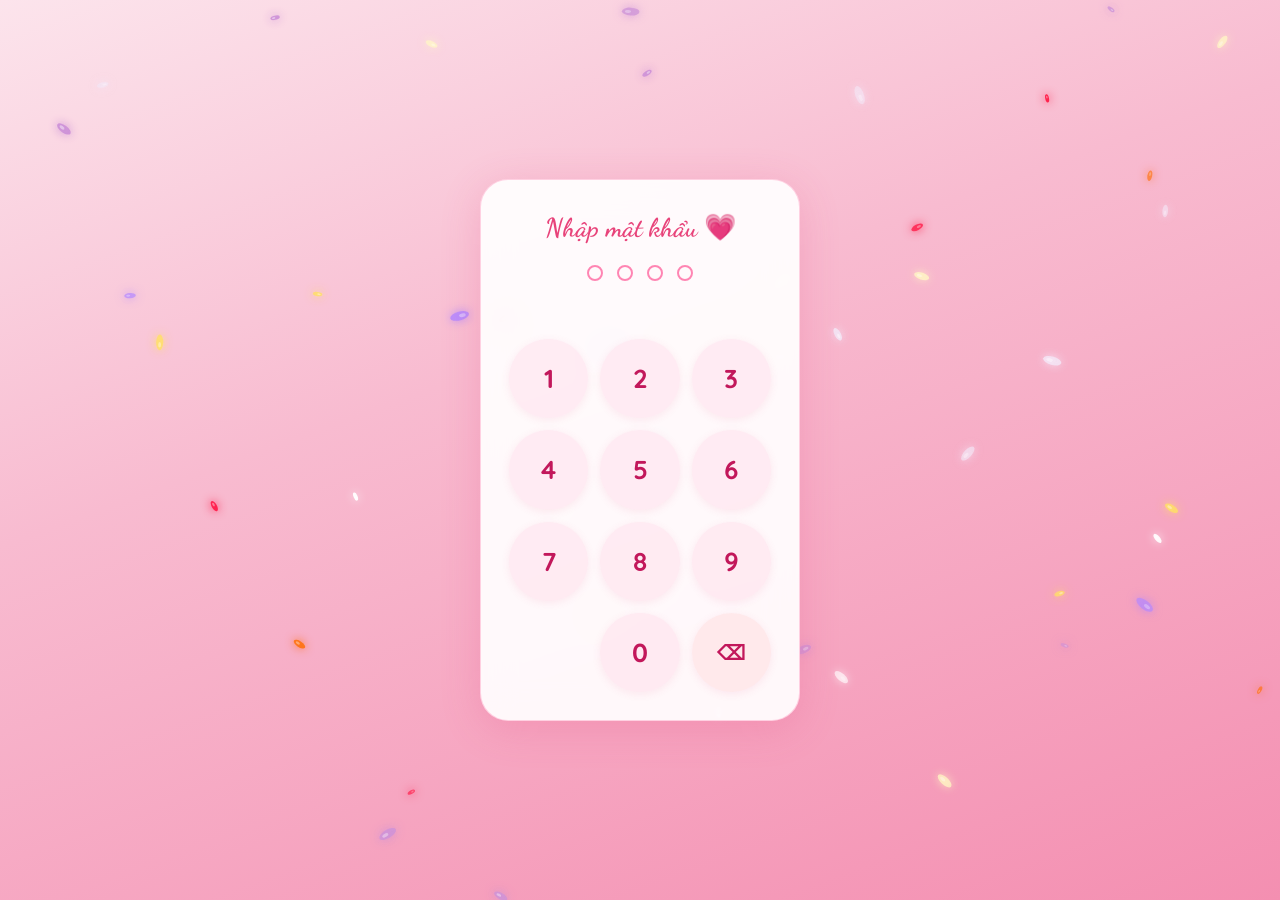
<file: index.html>
﻿<!DOCTYPE html>
<html lang="vi">
<head>
  <meta charset="UTF-8" />
  <meta name="viewport" content="width=device-width, initial-scale=1.0, maximum-scale=1.0, user-scalable=no" />
  <title>Thiep 20/10</title>
  <link rel="stylesheet" href="flower/flower.css">
  <style>
    @import url('https://fonts.googleapis.com/css2?family=Dancing+Script:wght@400;700&family=Quicksand:wght@400;600&display=swap');

    *, *::before, *::after { box-sizing: border-box; margin: 0; padding: 0; }

    :root {
      --pink-light: #ffe4f0;
      --pink-mid:   #ff85b3;
      --pink-dark:  #e8437a;
      --pink-deep:  #c2185b;
    }

    /* ══════════════════════════════
       PASSWORD SCREEN
    ══════════════════════════════ */
    #lockScreen {
      position: fixed; inset: 0; z-index: 2000;
      background: linear-gradient(160deg, #fce4ec 0%, #f8bbd0 40%, #f48fb1 100%);
      display: flex; flex-direction: column;
      align-items: center; justify-content: center;
      transition: opacity .7s ease, visibility .7s ease;
      overflow: hidden;
    }
    #lockScreen.hide { opacity: 0; visibility: hidden; pointer-events: none; }

    /* canvas hoa roi tren lock */
    #lock-canvas {
      position: absolute; inset: 0;
      pointer-events: none; z-index: 0;
    }

    .lock-box {
      position: relative; z-index: 2;
      background: rgba(255,255,255,.92);
      backdrop-filter: blur(16px);
      -webkit-backdrop-filter: blur(16px);
      border: 1.5px solid rgba(255,133,179,.35);
      border-radius: 28px;
      padding: 32px 28px 28px;
      width: min(320px, 88vw);
      text-align: center;
      box-shadow: 0 8px 40px rgba(228,67,122,.2);
      animation: popIn .7s cubic-bezier(.22,1,.36,1) both;
    }
    @keyframes popIn {
      from { opacity:0; transform: scale(.8) translateY(30px); }
      to   { opacity:1; transform: scale(1)  translateY(0);    }
    }

    .lock-title {
      font-family: 'Dancing Script', cursive;
      font-size: clamp(20px, 6vw, 26px);
      color: var(--pink-dark);
      margin-bottom: 22px;
      font-weight: 700;
    }

    /* Dots hiển thị ký tự đã nhập */
    .pin-dots {
      display: flex; justify-content: center; gap: 14px;
      margin-bottom: 26px;
    }
    .pin-dot {
      width: 16px; height: 16px;
      border-radius: 50%;
      border: 2px solid var(--pink-mid);
      background: transparent;
      transition: background .2s, transform .15s;
    }
    .pin-dot.filled {
      background: var(--pink-dark);
      border-color: var(--pink-dark);
      transform: scale(1.15);
    }
    .pin-dot.error {
      border-color: #e53935;
      background: #e53935;
      animation: shake .4s ease;
    }
    @keyframes shake {
      0%,100% { transform: translateX(0); }
      20%      { transform: translateX(-6px); }
      40%      { transform: translateX(6px); }
      60%      { transform: translateX(-4px); }
      80%      { transform: translateX(4px); }
    }

    /* Lỗi text */
    .pin-error {
      font-size: 13px; font-weight: 600;
      color: #e53935;
      min-height: 18px;
      margin-bottom: 14px;
      transition: opacity .3s;
    }

    /* Bàn phím số */
    .pin-grid {
      display: grid;
      grid-template-columns: repeat(3, 1fr);
      gap: 12px;
    }
    .pin-key {
      aspect-ratio: 1/1;
      border-radius: 50%;
      border: none;
      background: rgba(255,133,179,.12);
      color: var(--pink-deep);
      font-family: 'Quicksand', sans-serif;
      font-size: clamp(20px, 5.5vw, 26px);
      font-weight: 700;
      cursor: pointer;
      transition: background .15s, transform .12s, box-shadow .15s;
      display: flex; align-items: center; justify-content: center;
      box-shadow: 0 2px 8px rgba(228,67,122,.1);
      -webkit-tap-highlight-color: transparent;
    }
    .pin-key:hover  { background: rgba(255,133,179,.28); }
    .pin-key:active { transform: scale(.88); background: rgba(228,67,122,.25); }
    .pin-key.del    { font-size: clamp(16px,4.5vw,20px); background: rgba(255,100,100,.1); }
    .pin-key.del:hover { background: rgba(255,100,100,.22); }
    /* 0 nằm giữa hàng cuối */
    .pin-key.zero   { grid-column: 2; }
      --pink-deep:  #c2185b;
    }

    html, body {
      width: 100%; height: 100%;
      overflow: hidden;
      background: linear-gradient(160deg, #fce4ec 0%, #f8bbd0 45%, #f48fb1 100%);
      font-family: 'Quicksand', sans-serif;
      -webkit-tap-highlight-color: transparent;
      touch-action: manipulation;
    }

    /* ══════════════════════════════
       INTRO SCREEN
    ══════════════════════════════ */
    #intro {
      position: fixed; inset: 0; z-index: 3200;
      background: linear-gradient(160deg, #fce4ec 0%, #f8bbd0 35%, #f48fb1 70%, #f06292 100%);
      display: flex; flex-direction: column;
      align-items: center; justify-content: center;
      transition: opacity .9s ease, visibility .9s ease;
      overflow: hidden;
    }
    #intro.hide { opacity: 0; visibility: hidden; pointer-events: none; }

    /* canvas hoa roi tren intro – ẩn, chỉ giữ tym */
    #intro-canvas {
      display: none !important;
    }
      position: absolute; inset: 0;
      pointer-events: none; z-index: 0;
    }

    .intro-content {
      position: relative; z-index: 2;
      display: flex; flex-direction: column;
      align-items: center;
      width: 100%;
      padding-bottom: clamp(120px, 18vh, 180px);
    }

    .intro-label {
      font-family: 'Quicksand', sans-serif;
      font-size: clamp(11px, 2.8vw, 14px);
      letter-spacing: .28em; text-transform: uppercase;
      color: var(--pink-deep);
      margin-bottom: 30px;
      animation: fadeUp .9s .2s both;
      text-shadow: 0 1px 4px rgba(255,255,255,.5);
    }
    .intro-label::before { content: '\2022\0020'; }
    .intro-label::after  { content: '\0020\2022'; }

    /* Label slide xuong tu tren */
    .intro-label {
      animation: slideDown .8s cubic-bezier(.22,1,.36,1) .1s both !important;
    }
    @keyframes slideDown {
      from { opacity:0; transform: translateY(-36px); }
      to   { opacity:1; transform: translateY(0); }
    }

    /* Bo hoa – wrapper ngoai zoom in */
    .bouquet-wrap {
      position: relative;
      width: clamp(300px, 72vw, 460px);
      margin-bottom: 38px;
      animation: zoomIn 1s cubic-bezier(.22,1,.36,1) .3s both;
      filter: drop-shadow(0 14px 40px rgba(194,24,91,.45));
    }
    @keyframes zoomIn {
      from { opacity:0; transform: scale(.3) rotate(-10deg); }
      to   { opacity:1; transform: scale(1)  rotate(0deg);   }
    }

    /* Wrapper trong – chi lam nhiem vu lac */
    .bouquet-sway {
      width: 100%;
      transform-origin: center bottom;
      animation: swayBouquet 2.8s ease-in-out infinite;
    }
    @keyframes swayBouquet {
      0%   { transform: rotate(-6deg); }
      50%  { transform: rotate(6deg);  }
      100% { transform: rotate(-6deg); }
    }

    /* vong sang xung quanh bo hoa */
    .bouquet-glow {
      position: absolute;
      inset: -22%;
      border-radius: 50%;
      background: radial-gradient(circle, rgba(255,182,215,.55) 0%, transparent 65%);
      animation: glowPulse 2.4s ease-in-out infinite;
      pointer-events: none;
    }
    @keyframes glowPulse {
      0%,100% { transform: scale(1);    opacity:.65; }
      50%      { transform: scale(1.25); opacity:1;  }
    }

    /* sparkles nho */
    .spark {
      position: absolute;
      border-radius: 50%;
      opacity: 0;
      animation: sparkle var(--dur) var(--delay) ease-in-out infinite;
      pointer-events: none;
    }
    @keyframes sparkle {
      0%,100% { opacity:0; transform:scale(0); }
      50%      { opacity:1; transform:scale(1); }
    }

    /* Nut mo thiep – noi bat */
    .btn-open {
      position: relative;
      z-index: 3500;
      font-family: 'Quicksand', sans-serif;
      font-size: clamp(16px, 4.5vw, 20px);
      font-weight: 700;
      color: #fff;
      background: linear-gradient(135deg, #ff4d8d, #c2185b, #e8437a);
      background-size: 200% 200%;
      border: none; border-radius: 99px;
      padding: 17px 58px;
      cursor: pointer;
      letter-spacing: .07em;
      overflow: hidden;
      /* do bong noi bat + ring pulse */
      box-shadow:
        0 0 0 0 rgba(228,67,122,.55),
        0 8px 32px rgba(194,24,91,.5),
        inset 0 1px 0 rgba(255,255,255,.25);
      animation:
        slideUp   .8s cubic-bezier(.22,1,.36,1) .65s both,
        btnPulse  2.2s ease-in-out 1.5s infinite,
        bgShift   3s ease-in-out infinite;
      transition: transform .18s, box-shadow .18s;
    }
    /* shimmer chay qua nut */
    .btn-open::before {
      content: '';
      position: absolute;
      top: 0; left: -75%;
      width: 50%; height: 100%;
      background: linear-gradient(120deg, transparent 0%, rgba(255,255,255,.35) 50%, transparent 100%);
      animation: shimmer 2.8s ease-in-out 1.8s infinite;
      border-radius: 99px;
    }
    @keyframes shimmer {
      0%   { left: -75%; }
      60%  { left: 125%; }
      100% { left: 125%; }
    }
    @keyframes slideUp {
      from { opacity:0; transform: translateY(40px) scale(.85); }
      to   { opacity:1; transform: translateY(0)    scale(1);   }
    }
    @keyframes btnPulse {
      0%,100% { box-shadow: 0 0 0 0 rgba(228,67,122,.55), 0 8px 32px rgba(194,24,91,.5), inset 0 1px 0 rgba(255,255,255,.25); }
      50%      { box-shadow: 0 0 0 12px rgba(228,67,122,0), 0 12px 40px rgba(194,24,91,.65), inset 0 1px 0 rgba(255,255,255,.25); }
    }
    @keyframes bgShift {
      0%,100% { background-position: 0% 50%; }
      50%      { background-position: 100% 50%; }
    }
    .btn-open:hover  { transform: scale(1.09) translateY(-2px); box-shadow: 0 0 0 8px rgba(228,67,122,.15), 0 14px 44px rgba(194,24,91,.6), inset 0 1px 0 rgba(255,255,255,.3); }
    .btn-open:active { transform: scale(.95); }

    @keyframes slideUp {
      from { opacity:0; transform: translateY(40px) scale(.85); }
      to   { opacity:1; transform: translateY(0)    scale(1);   }
    }

    @keyframes fadeUp {
      from { opacity:0; transform:translateY(24px); }
      to   { opacity:1; transform:translateY(0);    }
    }

    /* ══════════════════════════════
       NUT TRAI TIM QUAY LAI
    ══════════════════════════════ */
    #btnBack {
      position: fixed;
      top: 16px; left: 16px;
      z-index: 500;
      width: 46px; height: 46px;
      border-radius: 50%;
      background: rgba(255,255,255,.75);
      backdrop-filter: blur(8px);
      -webkit-backdrop-filter: blur(8px);
      border: 1.5px solid rgba(255,133,179,.5);
      box-shadow: 0 3px 16px rgba(228,67,122,.25);
      cursor: pointer;
      display: none;           /* an khi dang o intro */
      align-items: center;
      justify-content: center;
      transition: transform .18s, box-shadow .18s, background .18s;
    }
    #btnBack.visible { display: flex; animation: fadeUp .5s both; }
    #btnBack:hover  { transform: scale(1.12); background: rgba(255,255,255,.95); box-shadow: 0 5px 20px rgba(228,67,122,.4); }
    #btnBack:active { transform: scale(.92); }

    /* canvas hoa roi chinh (nam duoi intro) */
    #petals-canvas {
      position: fixed; inset: 0;
      pointer-events: none; z-index: 0;
    }

    /* ══════════════════════════════
       CARD
    ══════════════════════════════ */
    .card-wrapper {
      position: relative; z-index: 10;
      display: flex; align-items: center; justify-content: center;
      width: 100%; height: 100vh;
      padding: 16px; overflow-y: auto;
    }

    .card {
      background: rgba(255,255,255,.72);
      backdrop-filter: blur(14px);
      -webkit-backdrop-filter: blur(14px);
      border: 1.5px solid rgba(255,133,179,.4);
      border-radius: 28px;
      box-shadow: 0 8px 40px rgba(228,67,122,.25);
      padding: clamp(20px,5vw,44px) clamp(18px,5vw,48px);
      max-width: 520px; width: 100%;
      text-align: center;
      animation: floatIn 1.2s cubic-bezier(.22,1,.36,1) both;
    }
    @keyframes floatIn {
      from { opacity:0; transform:translateY(40px) scale(.95); }
      to   { opacity:1; transform:translateY(0)    scale(1);   }
    }

    .date-badge {
      display: inline-block;
      background: linear-gradient(135deg, var(--pink-mid), var(--pink-dark));
      color:#fff;
      font-size: clamp(11px,3vw,14px);
      font-weight:600; letter-spacing:.12em; text-transform:uppercase;
      padding:5px 18px; border-radius:99px; margin-bottom:16px;
      box-shadow:0 4px 16px rgba(228,67,122,.35);
    }

    .photo-frame {
      margin:0 auto 18px;
      width:clamp(100px,35%,160px); aspect-ratio:1/1;
      border-radius:50%; overflow:hidden;
      border:4px solid var(--pink-mid);
      box-shadow:0 4px 24px rgba(228,67,122,.3);
      background:rgba(255,133,179,.12);
      display:flex; align-items:center; justify-content:center;
    }
    .photo-frame img { width:100%;height:100%;object-fit:cover;display:block; }
    .photo-placeholder { font-size:40px;line-height:1; }

    .main-title {
      font-family:'Dancing Script',cursive;
      font-size:clamp(28px,8vw,52px); line-height:1.15;
      background:linear-gradient(135deg,var(--pink-dark),var(--pink-deep));
      -webkit-background-clip:text;-webkit-text-fill-color:transparent;
      background-clip:text; margin-bottom:8px;
      filter:drop-shadow(0 2px 8px rgba(228,67,122,.2));
    }
    .subtitle {
      font-family:'Dancing Script',cursive;
      font-size:clamp(16px,4.5vw,24px);
      color:var(--pink-dark); margin-bottom:18px;
    }
    .divider {
      display:flex;align-items:center;gap:10px;
      margin:0 auto 16px;max-width:240px;
    }
    .divider hr{flex:1;border:none;border-top:1.5px solid rgba(228,67,122,.3);}
    .divider span{font-size:18px;}

    .message {
      font-size:clamp(12px,3.5vw,15px);
      color:#7a3a55;line-height:1.8;margin-bottom:20px;
    }
    .hearts-row {
      font-size:clamp(20px,5.5vw,28px);
      margin-bottom:20px;
      animation:pulse 1.8s ease-in-out infinite;
    }
    @keyframes pulse {
      0%,100%{transform:scale(1);}
      50%{transform:scale(1.1);}
    }

    /* ══════════════════════════════
       FLOATING MUSIC PLAYER
       Hien thi o moi trang, goc duoi
    ══════════════════════════════ */
    #floatPlayer {
      position: fixed;
      bottom: 18px;
      left: 50%;
      transform: translateX(-50%);
      z-index: 3300;
      width: min(360px, 92vw);
      background: linear-gradient(135deg, rgba(255,182,215,.85) 0%, rgba(255,220,235,.9) 100%);
      backdrop-filter: blur(20px);
      -webkit-backdrop-filter: blur(20px);
      border: 1.5px solid rgba(228,67,122,.3);
      border-radius: 20px;
      padding: 10px 16px 12px;
      box-shadow: 0 8px 32px rgba(228,67,122,.25), 0 0 0 1px rgba(255,255,255,.4);
      transition: opacity .4s, transform .4s;
    }
    #floatPlayer.hidden {
      opacity: 0; pointer-events: none;
      transform: translateX(-50%) translateY(80px);
    }
    /* Toggle show/hide player */
    #btnTogglePlayer {
      position: fixed;
      bottom: 18px; right: 16px;
      z-index: 3301;
      width: 46px; height: 46px;
      border-radius: 50%;
      background: linear-gradient(135deg, #f48fb1, #e8437a);
      border: none; cursor: pointer;
      display: flex; align-items: center; justify-content: center;
      box-shadow: 0 4px 18px rgba(228,67,122,.4);
      transition: transform .18s;
    }
    #btnTogglePlayer:hover  { transform: scale(1.1); }
    #btnTogglePlayer:active { transform: scale(.9); }

    .fp-title {
      font-family: 'Dancing Script', cursive;
      font-size: clamp(14px,4vw,18px); font-weight: 700;
      color: #c2185b;
      text-shadow: 0 1px 4px rgba(194,24,91,.2);
      margin-bottom: 8px;
      white-space: nowrap; overflow: hidden; text-overflow: ellipsis;
      text-align: center;
    }
    .fp-progress {
      display: flex; align-items: center; gap: 8px; margin-bottom: 10px;
    }
    .fp-time { font-size: 11px; font-weight: 600; color: #c2185b; min-width: 28px; }
    .fp-time.right { text-align: right; }
    .fp-bar {
      flex: 1; height: 4px;
      background: rgba(194,24,91,.15);
      border-radius: 99px; position: relative; overflow: hidden; cursor: pointer;
    }
    .fp-fill {
      height: 100%; width: 0%;
      background: linear-gradient(90deg, #e8437a, #ff85b3);
      border-radius: 99px; transition: width .2s linear; pointer-events: none;
    }
    .fp-bar input[type=range] {
      position: absolute; inset: 0; width: 100%; height: 100%;
      opacity: 0; cursor: pointer; margin: 0;
    }
    .fp-controls { display: flex; align-items: center; justify-content: center; gap: 20px; }
    .fp-btn-prev, .fp-btn-next {
      background: none; border: none; cursor: pointer;
      color: #c2185b; padding: 5px;
      display: flex; align-items: center;
      transition: color .18s, transform .15s;
    }
    .fp-btn-prev:hover,.fp-btn-next:hover { color:#e8437a; transform:scale(1.15); }
    .fp-btn-prev:active,.fp-btn-next:active { transform:scale(.9); }
    .fp-btn-play {
      width: 48px; height: 48px; border-radius: 50%;
      background: linear-gradient(135deg, #e8437a, #c2185b);
      border: none; cursor: pointer;
      display: flex; align-items: center; justify-content: center;
      box-shadow: 0 4px 14px rgba(228,67,122,.45);
      transition: transform .15s;
    }
    .fp-btn-play:hover  { transform: scale(1.1); }
    .fp-btn-play:active { transform: scale(.92); }

    /* ══════════════════════════════
       NUT QUAY LAI INTRO -> LOCK
    ══════════════════════════════ */
    #btnBackToLock {
      position: absolute;
      top: 16px; left: 16px; z-index: 1010;
      width: 40px; height: 40px; border-radius: 50%;
      background: rgba(255,255,255,.22);
      backdrop-filter: blur(8px); -webkit-backdrop-filter: blur(8px);
      border: 1.5px solid rgba(194,24,91,.35);
      cursor: pointer; display: flex; align-items: center; justify-content: center;
      transition: background .18s, transform .18s;
      box-shadow: 0 2px 10px rgba(0,0,0,.15);
    }
    #btnBackToLock:hover  { background: rgba(255,255,255,.38); transform: scale(1.1); }
    #btnBackToLock:active { transform: scale(.9); }

    /* ── Trai tim cham ── */
    .touch-heart {
      position:fixed;pointer-events:none;z-index:9999;font-size:28px;
      animation:heartAnim .9s ease-out forwards;
    }
    @keyframes heartAnim {
      0%  {opacity:1;transform:scale(.6) translateY(0);}
      60% {opacity:1;transform:scale(1.3) translateY(-40px);}
      100%{opacity:0;transform:scale(1) translateY(-80px);}
    }

    /* ══════════════════════════════
   MAIN CARD – FLOWER CSS ANIMATION
══════════════════════════════ */
.card-wrapper {
  position:relative; z-index:10;
  display:flex; flex-direction:column;
  align-items:center; justify-content:flex-end;
  width:100%; height:100vh; overflow:hidden;
  perspective:1000px;
}
.card-heading {
  position:absolute; top:clamp(14px,5vw,28px); left:50%; transform:translateX(-50%);
  width:90%; font-family:'Dancing Script',cursive;
  font-size:clamp(19px,5.2vw,32px); color:#fff; text-align:center;
  text-shadow:0 2px 16px rgba(194,24,91,.7),0 0 40px rgba(255,100,180,.4);
  line-height:1.3; z-index:50; pointer-events:none;
}
.card-subheading { display:none; }

/* ── FLOWERS ── */
.flowers { position:relative; transform:scale(0.9); }
@media(max-width:600px){
  .flowers{transform:scale(0.48);transform-origin:bottom center;}
  /* Chỉ tắt blur ít quan trọng, giữ lại glow cánh hoa */
  .flower__grass__overlay{filter:none!important;}
  .flower__g-right--2 .leaf{filter:none!important;}
  .flower__g-right--4 .leaf{filter:none!important;}
  .long-g--6{filter:none!important;}
  .long-g--7{filter:none!important;}
  /* Tắt animation cỏ phụ trên mobile */
  .flower__g-long{animation:none!important;}
  .flower__g-fr{animation:none!important;}
  .flower__g-front{animation:none!important;}
  /* will-change cho các element đang animate chính */
  .flower--1,.flower--2,.flower--3{will-change:transform;}
}
@media(max-height:500px){ .flowers{transform:scale(0.5);} }

/* ── Tắt backdrop-filter trên mobile để giảm tải GPU ── */
@media(max-width:768px){
  .lock-box{ backdrop-filter:none!important; -webkit-backdrop-filter:none!important; background:rgba(255,255,255,.95)!important; }
  .card    { backdrop-filter:none!important; -webkit-backdrop-filter:none!important; background:rgba(255,255,255,.92)!important; }
  #floatPlayer{ backdrop-filter:none!important; -webkit-backdrop-filter:none!important; }
  #btnBackToLock{ backdrop-filter:none!important; -webkit-backdrop-filter:none!important; }
}

.flower { position:absolute; bottom:10vmin; transform-origin:bottom center; z-index:10; --fl-speed:0.3s; }
.flower--1 { animation:moving-flower-1 4s linear infinite; }
.flower--1 .flower__line { height:70vmin; animation-delay:.3s; }
.flower--1 .flower__line__leaf--1{animation:blooming-leaf-right var(--fl-speed) 1.6s backwards}
.flower--1 .flower__line__leaf--2{animation:blooming-leaf-right var(--fl-speed) 1.4s backwards}
.flower--1 .flower__line__leaf--3{animation:blooming-leaf-left  var(--fl-speed) 1.2s backwards}
.flower--1 .flower__line__leaf--4{animation:blooming-leaf-left  var(--fl-speed) 1s   backwards}
.flower--1 .flower__line__leaf--5{animation:blooming-leaf-right var(--fl-speed) 1.8s backwards}
.flower--1 .flower__line__leaf--6{animation:blooming-leaf-left  var(--fl-speed) 2s   backwards}
.flower--2{left:50%;transform:rotate(20deg);animation:moving-flower-2 4s linear infinite}
.flower--2 .flower__line{height:60vmin;animation-delay:.6s}
.flower--2 .flower__line__leaf--1{animation:blooming-leaf-right var(--fl-speed) 1.9s backwards}
.flower--2 .flower__line__leaf--2{animation:blooming-leaf-right var(--fl-speed) 1.7s backwards}
.flower--2 .flower__line__leaf--3{animation:blooming-leaf-left  var(--fl-speed) 1.5s backwards}
.flower--2 .flower__line__leaf--4{animation:blooming-leaf-left  var(--fl-speed) 1.3s backwards}
.flower--3{left:50%;transform:rotate(-15deg);animation:moving-flower-3 4s linear infinite}
.flower--3 .flower__line{animation-delay:.9s}
.flower--3 .flower__line__leaf--1{animation:blooming-leaf-right var(--fl-speed) 2.5s backwards}
.flower--3 .flower__line__leaf--2{animation:blooming-leaf-right var(--fl-speed) 2.3s backwards}
.flower--3 .flower__line__leaf--3{animation:blooming-leaf-left  var(--fl-speed) 2.1s backwards}
.flower--3 .flower__line__leaf--4{animation:blooming-leaf-left  var(--fl-speed) 1.9s backwards}

.flower--4{left:50%;transform:rotate(35deg);animation:moving-flower-4 4s linear infinite}
.flower--4 .flower__line{height:50vmin;animation-delay:1.2s}
.flower--4 .flower__line__leaf--1{animation:blooming-leaf-right var(--fl-speed) 2.2s backwards}
.flower--4 .flower__line__leaf--2{animation:blooming-leaf-right var(--fl-speed) 2.0s backwards}
.flower--4 .flower__line__leaf--3{animation:blooming-leaf-left  var(--fl-speed) 1.8s backwards}
.flower--4 .flower__line__leaf--4{animation:blooming-leaf-left  var(--fl-speed) 1.6s backwards}
.flower--5{left:50%;transform:rotate(-30deg);animation:moving-flower-5 4s linear infinite}
.flower--5 .flower__line{height:48vmin;animation-delay:1.5s}
.flower--5 .flower__line__leaf--1{animation:blooming-leaf-right var(--fl-speed) 2.8s backwards}
.flower--5 .flower__line__leaf--2{animation:blooming-leaf-right var(--fl-speed) 2.6s backwards}
.flower--5 .flower__line__leaf--3{animation:blooming-leaf-left  var(--fl-speed) 2.4s backwards}
.flower--5 .flower__line__leaf--4{animation:blooming-leaf-left  var(--fl-speed) 2.2s backwards}

.flower__leafs{position:relative;animation:blooming-flower 2s backwards}
.flower__leafs--1{animation-delay:1.1s}.flower__leafs--2{animation-delay:1.4s}.flower__leafs--3{animation-delay:1.7s}.flower__leafs--4{animation-delay:2.0s}.flower__leafs--5{animation-delay:2.3s}
.flower__leafs::after{content:"";position:absolute;left:0;top:0;transform:translate(-50%,-100%);width:8vmin;height:8vmin;background-color:#ffb3d9;filter:blur(10vmin)}

.flower__leaf{position:absolute;bottom:0;left:50%;width:8vmin;height:11vmin;border-radius:51% 49% 47% 53%/44% 45% 55% 69%;background-color:#f672b0;background-image:linear-gradient(to top,#ee5286,#ff85c2);transform-origin:bottom center;opacity:.9;box-shadow:inset 0 0 2vmin rgba(255,255,255,.5)}
.flower__leaf--1{transform:translate(-10%,1%) rotateY(40deg) rotateX(-50deg)}
.flower__leaf--2{transform:translate(-50%,-4%) rotateX(40deg)}
.flower__leaf--3{transform:translate(-90%,0%) rotateY(45deg) rotateX(50deg)}
.flower__leaf--4{width:8vmin;height:8vmin;transform-origin:bottom left;border-radius:4vmin 10vmin 4vmin 4vmin;transform:translate(0%,18%) rotateX(70deg) rotate(-43deg);background-image:linear-gradient(to top,#ee5286,#ff85c2);z-index:1;opacity:.8}

.flower__white-circle{position:absolute;left:-3.5vmin;top:-3vmin;width:9vmin;height:4vmin;border-radius:50%;background-color:#fff9f0}
.flower__white-circle::after{content:"";position:absolute;left:50%;top:45%;transform:translate(-50%,-50%);width:60%;height:60%;border-radius:inherit;background-image:linear-gradient(90deg,#f9a825,#ff6d00)}

.flower__line{height:55vmin;width:1.5vmin;background-image:linear-gradient(to left,rgba(0,0,0,.2),transparent,rgba(255,255,255,.2)),linear-gradient(to top,transparent 10%,#583e08,#944415);box-shadow:inset 0 0 2px rgba(0,0,0,.5);animation:grow-flower-tree 4s backwards}
.flower__line__leaf{--w:7vmin;--h:calc(var(--w) + 2vmin);position:absolute;top:20%;left:90%;width:var(--w);height:var(--h);border-top-right-radius:var(--h);border-bottom-left-radius:var(--h);background-image:linear-gradient(to top,rgba(20,117,122,.4),#095721)}
.flower__line__leaf--1{transform:rotate(70deg) rotateY(30deg)}
.flower__line__leaf--2{top:45%;transform:rotate(70deg) rotateY(30deg)}
.flower__line__leaf--3,.flower__line__leaf--4,.flower__line__leaf--6{border-top-right-radius:0;border-bottom-left-radius:0;border-top-left-radius:var(--h);border-bottom-right-radius:var(--h);left:-460%;top:12%;transform:rotate(-70deg) rotateY(30deg)}
.flower__line__leaf--4{top:40%}
.flower__line__leaf--5{top:0;transform-origin:left;transform:rotate(70deg) rotateY(30deg) scale(.6)}
.flower__line__leaf--6{top:-2%;left:-450%;transform-origin:right;transform:rotate(-70deg) rotateY(30deg) scale(.6)}

.flower__light{position:absolute;bottom:0;width:1vmin;height:1vmin;background-color:rgb(255,200,230);border-radius:50%;filter:blur(.2vmin);animation:light-ans 4s linear infinite backwards}
.flower__light:nth-child(odd){background-color:#f76baf}
.flower__light--1{left:-2vmin;animation-delay:1s}.flower__light--2{left:3vmin;animation-delay:.5s}.flower__light--3{left:-6vmin;animation-delay:.3s}.flower__light--4{left:6vmin;animation-delay:.9s}.flower__light--5{left:-1vmin;animation-delay:1.5s}.flower__light--6{left:-4vmin;animation-delay:3s}.flower__light--7{left:3vmin;animation-delay:2s}.flower__light--8{left:-6vmin;animation-delay:3.5s}

.flower__grass{--c:#04661f;--line-w:1.5vmin;position:absolute;bottom:12vmin;left:-7vmin;display:flex;flex-direction:column;align-items:flex-end;z-index:20;transform-origin:bottom center;transform:rotate(-48deg) rotateY(40deg)}
.flower__grass--1{animation:moving-grass 2s linear infinite}
.flower__grass--2{left:2vmin;bottom:10vmin;transform:scale(.5) rotate(75deg) rotateX(10deg) rotateY(-200deg);opacity:.8;z-index:0;animation:moving-grass--2 1.5s linear infinite}
.flower__grass--top{width:7vmin;height:10vmin;border-top-right-radius:100%;border-right:var(--line-w) solid var(--c);transform-origin:bottom center;transform:rotate(-2deg)}
.flower__grass--bottom{margin-top:-2px;width:var(--line-w);height:25vmin;background-image:linear-gradient(to top,transparent,var(--c))}
.flower__grass__leaf{--size:10vmin;position:absolute;width:calc(var(--size)*2.1);height:var(--size);border-top-left-radius:var(--size);border-top-right-radius:var(--size);background-image:linear-gradient(to top,transparent,transparent 30%,var(--c));z-index:100}
.flower__grass__leaf--1{top:-6%;left:30%;--size:6vmin;transform:rotate(-20deg);animation:growing-grass-ans--1 2s 2.6s backwards}
.flower__grass__leaf--2{top:-5%;left:-110%;--size:6vmin;transform:rotate(10deg);animation:growing-grass-ans--2 2s 2.4s linear backwards}
.flower__grass__leaf--3{top:5%;left:60%;--size:8vmin;transform:rotate(-18deg) rotateX(-20deg);animation:growing-grass-ans--3 2s 2.2s linear backwards}
.flower__grass__leaf--4{top:6%;left:-135%;--size:8vmin;transform:rotate(2deg);animation:growing-grass-ans--4 2s 2s linear backwards}
.flower__grass__leaf--5{top:20%;left:60%;--size:10vmin;transform:rotate(-24deg) rotateX(-20deg);animation:growing-grass-ans--5 2s 1.8s linear backwards}
.flower__grass__leaf--6{top:22%;left:-180%;--size:10vmin;transform:rotate(10deg);animation:growing-grass-ans--6 2s 1.6s linear backwards}
.flower__grass__leaf--7{top:39%;left:70%;--size:10vmin;transform:rotate(-10deg);animation:growing-grass-ans--7 2s 1.4s linear backwards}
.flower__grass__leaf--8{top:40%;left:-215%;--size:11vmin;transform:rotate(10deg);animation:growing-grass-ans--8 2s 1.2s linear backwards}
.flower__grass__overlay{position:absolute;top:-10%;right:0;width:100%;height:100%;background:rgba(252,228,236,.25);filter:blur(1.5vmin);z-index:100}

@keyframes growing-grass-ans--1{0%{transform-origin:bottom left;transform:rotate(-20deg) scale(0)}}
@keyframes growing-grass-ans--2{0%{transform-origin:bottom right;transform:rotate(10deg) scale(0)}}
@keyframes growing-grass-ans--3{0%{transform-origin:bottom left;transform:rotate(-18deg) rotateX(-20deg) scale(0)}}
@keyframes growing-grass-ans--4{0%{transform-origin:bottom right;transform:rotate(2deg) scale(0)}}
@keyframes growing-grass-ans--5{0%{transform-origin:bottom left;transform:rotate(-24deg) rotateX(-20deg) scale(0)}}
@keyframes growing-grass-ans--6{0%{transform-origin:bottom right;transform:rotate(10deg) scale(0)}}
@keyframes growing-grass-ans--7{0%{transform-origin:bottom left;transform:rotate(-10deg) scale(0)}}
@keyframes growing-grass-ans--8{0%{transform-origin:bottom right;transform:rotate(10deg) scale(0)}}

.flower__g-long{--w:2vmin;--h:6vmin;--c:#0e5b3c;position:absolute;bottom:10vmin;left:-3vmin;transform-origin:bottom center;transform:rotate(-30deg) rotateY(-20deg);display:flex;flex-direction:column;align-items:flex-end;animation:flower-g-long-ans 3s linear infinite}
.flower__g-long__top{top:calc(var(--h)*-1);width:calc(var(--w)+1vmin);height:var(--h);border-top-right-radius:100%;border-right:.7vmin solid var(--c);transform:translate(-.7vmin,1vmin)}
.flower__g-long__bottom{width:var(--w);height:50vmin;transform-origin:bottom center;background-image:linear-gradient(to top,transparent 30%,var(--c));box-shadow:inset 0 0 2px rgba(0,0,0,.5);clip-path:polygon(35% 0,65% 1%,100% 100%,0% 100%)}

.flower__g-right{position:absolute;bottom:6vmin;left:-2vmin;transform-origin:bottom left;transform:rotate(20deg)}
.flower__g-right .leaf{width:36vmin;height:60vmin;border-top-left-radius:100%;border-left:3vmin solid #1a6e0a;background-image:linear-gradient(to bottom,transparent,rgba(252,228,236,.6) 60%);mask-image:linear-gradient(to top,transparent 30%,#1a6e0a 60%);-webkit-mask-image:linear-gradient(to top,transparent 30%,#1a6e0a 60%)}
.flower__g-right--1{animation:flower-g-right-ans 2.5s linear infinite}
.flower__g-right--2{left:5vmin;transform:rotateY(-180deg);animation:flower-g-right-ans--2 3s linear infinite}
.flower__g-right--2 .leaf{height:75vmin;filter:blur(.3vmin);opacity:.8}
/* Cành lá to thêm bên trái */
.flower__g-right--3{left:-18vmin;bottom:4vmin;transform:rotate(10deg);animation:flower-g-right-ans 3.5s linear infinite}
.flower__g-right--3 .leaf{width:42vmin;height:70vmin;border-left-width:3.5vmin;opacity:.85}
.flower__g-right--4{left:-10vmin;bottom:2vmin;transform:rotate(30deg) rotateY(-180deg);animation:flower-g-right-ans--2 4s linear infinite}
.flower__g-right--4 .leaf{width:38vmin;height:65vmin;border-left-width:3vmin;filter:blur(.2vmin);opacity:.75}

.flower__g-front{position:absolute;bottom:6vmin;left:2.5vmin;z-index:100;transform-origin:bottom center;transform:rotate(-28deg) rotateY(30deg) scale(1.04);animation:flower__g-front-ans 2s linear infinite}
.flower__g-front__line{width:.3vmin;height:20vmin;background-image:linear-gradient(to top,transparent,#042e0b,transparent 100%);position:relative}
.flower__g-front__leaf-wrapper{position:absolute;top:0;left:0;transform-origin:bottom left;transform:rotate(10deg)}
.flower__g-front__leaf-wrapper:nth-child(even){left:0;transform:rotateY(-180deg) rotate(5deg);animation:flower__g-front__leaf-left-ans 1s ease-in backwards}
.flower__g-front__leaf-wrapper:nth-child(odd){animation:flower__g-front__leaf-ans 1s ease-in backwards}
.flower__g-front__leaf-wrapper--1{top:-8vmin;transform:scale(.7);animation:flower__g-front__leaf-ans 1s 5.5s ease-in backwards!important}
.flower__g-front__leaf-wrapper--2{top:-8vmin;transform:rotateY(-180deg) scale(.7)!important;animation:flower__g-front__leaf-left-ans-2 1s 4.6s ease-in backwards!important}
.flower__g-front__leaf-wrapper--3{top:-3vmin;animation:flower__g-front__leaf-ans 1s 4.6s ease-in backwards}
.flower__g-front__leaf-wrapper--4{top:-3vmin;transform:rotateY(-180deg) scale(.9)!important;animation:flower__g-front__leaf-left-ans-2 1s 4.6s ease-in backwards!important}
.flower__g-front__leaf-wrapper--5,.flower__g-front__leaf-wrapper--6{top:2vmin}
.flower__g-front__leaf-wrapper--7,.flower__g-front__leaf-wrapper--8{top:6.5vmin}
.flower__g-front__leaf-wrapper--2{animation-delay:5.2s!important}.flower__g-front__leaf-wrapper--3{animation-delay:4.9s!important}.flower__g-front__leaf-wrapper--5{animation-delay:4.3s!important}.flower__g-front__leaf-wrapper--6{animation-delay:4.1s!important}.flower__g-front__leaf-wrapper--7{animation-delay:3.8s!important}.flower__g-front__leaf-wrapper--8{animation-delay:3.5s!important}
.flower__g-front__leaf{width:10vmin;height:10vmin;border-radius:100% 0% 0% 100%/100% 100% 0% 0%;box-shadow:inset 0 2px 1vmin hsla(184deg,97%,58%,.2);background-image:linear-gradient(to bottom left,transparent,rgba(252,228,236,.9)),linear-gradient(to bottom right,#064f0a 50%,transparent);mask-image:linear-gradient(to bottom right,#0e8723 50%,transparent);-webkit-mask-image:linear-gradient(to bottom right,#0e8723 50%,transparent)}

.flower__g-fr{position:absolute;bottom:-4vmin;left:0;transform-origin:bottom left;z-index:10;animation:flower__g-fr-ans 2s linear infinite}
.flower__g-fr .leaf{width:30vmin;height:50vmin;border-top-left-radius:100%;border-left:2vmin solid #147b47;mask-image:linear-gradient(to top,transparent 25%,#0e4e2a 50%);-webkit-mask-image:linear-gradient(to top,transparent 25%,#0e4e2a 50%);position:relative;z-index:1}
.flower__g-fr__leaf{position:absolute;top:0;left:0;width:10vmin;height:10vmin;border-radius:100% 0% 0% 100%/100% 100% 0% 0%;background-image:linear-gradient(to bottom left,transparent,rgba(252,228,236,.9) 98%),linear-gradient(to bottom right,#106e18 45%,transparent);mask-image:linear-gradient(135deg,#175f22 40%,transparent);-webkit-mask-image:linear-gradient(135deg,#175f22 40%,transparent)}
.flower__g-fr__leaf--1{left:20vmin;transform:rotate(45deg);animation:flower__g-fr-leaft-ans-1 .5s 5.2s linear backwards}
.flower__g-fr__leaf--2{left:12vmin;top:-7vmin;transform:rotate(25deg) rotateY(-180deg);animation:flower__g-fr-leaft-ans-6 .5s 5s linear backwards}
.flower__g-fr__leaf--3{left:15vmin;top:6vmin;transform:rotate(55deg);animation:flower__g-fr-leaft-ans-5 .5s 4.8s linear backwards}
.flower__g-fr__leaf--4{left:6vmin;top:-2vmin;transform:rotate(25deg) rotateY(-180deg);animation:flower__g-fr-leaft-ans-6 .5s 4.6s linear backwards}
.flower__g-fr__leaf--5{left:10vmin;top:14vmin;transform:rotate(55deg);animation:flower__g-fr-leaft-ans-5 .5s 4.4s linear backwards}
.flower__g-fr__leaf--6{left:0;top:6vmin;transform:rotate(25deg) rotateY(-180deg);animation:flower__g-fr-leaft-ans-6 .5s 4.2s linear backwards}
.flower__g-fr__leaf--7{left:5vmin;top:22vmin;transform:rotate(45deg);animation:flower__g-fr-leaft-ans-7 .5s 4s linear backwards}
.flower__g-fr__leaf--8{left:-4vmin;top:15vmin;transform:rotate(15deg) rotateY(-180deg);animation:flower__g-fr-leaft-ans-8 .5s 3.8s linear backwards}

.long-g{position:absolute;bottom:25vmin;left:-42vmin;transform-origin:bottom left}
.long-g--1{bottom:0;transform:scale(.8) rotate(-5deg)}
.long-g--1 .leaf{mask-image:linear-gradient(to top,transparent 40%,#196d2a 80%)!important;-webkit-mask-image:linear-gradient(to top,transparent 40%,#196d2a 80%)!important}
.long-g--1 .leaf--1{--w:5vmin;--h:60vmin;left:-2vmin;transform:rotate(3deg) rotateY(-180deg)}
.long-g--2,.long-g--3{bottom:-3vmin;left:-35vmin;transform-origin:center;transform:scale(.6) rotateX(60deg)}
.long-g--2 .leaf,.long-g--3 .leaf{mask-image:linear-gradient(to top,transparent 50%,#176220 80%)!important;-webkit-mask-image:linear-gradient(to top,transparent 50%,#176220 80%)!important}
.long-g--2 .leaf--1,.long-g--3 .leaf--1{left:-1vmin;transform:rotateY(-180deg)}
.long-g--3{left:-17vmin;bottom:0}
.long-g--4{left:25vmin;bottom:-3vmin;transform-origin:center;transform:scale(.6) rotateX(60deg)}
.long-g--5{left:42vmin;bottom:0;transform:scale(.8) rotate(2deg)}
.long-g--6{left:0;bottom:-20vmin;z-index:100;filter:blur(.3vmin);transform:scale(.8) rotate(2deg)}
.long-g--7{left:35vmin;bottom:20vmin;z-index:-1;filter:blur(.3vmin);transform:scale(.6) rotate(2deg);opacity:.7}
.long-g .leaf{--w:20vmin;--h:50vmin;--c:#1a7a20;position:absolute;bottom:0;width:var(--w);height:var(--h);border-top-left-radius:100%;border-left:3vmin solid var(--c);mask-image:linear-gradient(to top,transparent 10%,rgba(20,100,30,.9));-webkit-mask-image:linear-gradient(to top,transparent 10%,rgba(20,100,30,.9));transform-origin:bottom center}
.long-g .leaf--0{left:2vmin;animation:leaf-ans-1 4s linear infinite}
.long-g .leaf--1{--w:6vmin;--h:65vmin;animation:leaf-ans-1 4s linear infinite}
.long-g .leaf--2{--w:13vmin;--h:48vmin;left:-.5vmin;bottom:5vmin;transform-origin:bottom left;transform:rotateY(-180deg);animation:leaf-ans-2 3s linear infinite}
.long-g .leaf--3{--w:7vmin;--h:35vmin;left:-1vmin;bottom:3.2vmin;transform-origin:bottom left;transform:rotate(-10deg) rotateY(-180deg);animation:leaf-ans-3 3s linear infinite}

.grow-ans{animation:grow-ans 2s var(--d) backwards}
.growing-grass{animation:growing-grass-ans 1s 2s backwards}

@keyframes grow-ans{0%{transform:scale(0);opacity:0}}
@keyframes growing-grass-ans{0%{transform:scale(0)}}
@keyframes grow-flower-tree{0%{height:0;border-radius:1vmin}}
@keyframes blooming-flower{0%{transform:scale(0)}}
@keyframes blooming-leaf-right{0%{transform-origin:left;transform:rotate(70deg) rotateY(30deg) scale(0)}}
@keyframes blooming-leaf-left{0%{transform-origin:right;transform:rotate(-70deg) rotateY(30deg) scale(0)}}
@keyframes moving-flower-1{0%,100%{transform:rotate(2deg)}50%{transform:rotate(-2deg)}}
@keyframes moving-flower-2{0%,100%{transform:rotate(18deg)}50%{transform:rotate(14deg)}}
@keyframes moving-flower-3{0%,100%{transform:rotate(-18deg)}50%{transform:rotate(-20deg) rotateY(-10deg)}}
@keyframes moving-flower-4{0%,100%{transform:rotate(33deg)}50%{transform:rotate(29deg)}}
@keyframes moving-flower-5{0%,100%{transform:rotate(-32deg)}50%{transform:rotate(-34deg) rotateY(-10deg)}}
@keyframes moving-grass{0%,100%{transform:rotate(-48deg) rotateY(40deg)}50%{transform:rotate(-50deg) rotateY(40deg)}}
@keyframes moving-grass--2{0%,100%{transform:scale(.5) rotate(75deg) rotateX(10deg) rotateY(-200deg)}50%{transform:scale(.5) rotate(79deg) rotateX(10deg) rotateY(-200deg)}}
@keyframes flower-g-long-ans{0%,100%{transform:rotate(-30deg) rotateY(-20deg)}50%{transform:rotate(-32deg) rotateY(-20deg)}}
@keyframes flower-g-right-ans{0%,100%{transform:rotate(20deg)}50%{transform:rotate(24deg) rotateX(-20deg)}}
@keyframes flower-g-right-ans--2{0%,100%{transform:rotateY(-180deg) rotate(0deg) rotateX(-20deg)}50%{transform:rotateY(-180deg) rotate(6deg) rotateX(-20deg)}}
@keyframes flower__g-front-ans{0%,100%{transform:rotate(-28deg) rotateY(30deg) scale(1.04)}50%{transform:rotate(-35deg) rotateY(40deg) scale(1.04)}}
@keyframes flower__g-fr-ans{0%,100%{transform:rotate(2deg)}50%{transform:rotate(4deg)}}
@keyframes flower__g-front__leaf-ans{0%{transform:rotate(10deg) scale(0)}}
@keyframes flower__g-front__leaf-left-ans{0%{transform:rotateY(-180deg) rotate(5deg) scale(0)}}
@keyframes flower__g-front__leaf-left-ans-2{0%{transform:rotateY(-180deg) scale(0)}}
@keyframes flower__g-fr-leaft-ans-1{0%{transform-origin:left;transform:rotate(45deg) scale(0)}}
@keyframes flower__g-fr-leaft-ans-5{0%{transform-origin:left;transform:rotate(55deg) scale(0)}}
@keyframes flower__g-fr-leaft-ans-6{0%{transform-origin:right;transform:rotate(25deg) rotateY(-180deg) scale(0)}}
@keyframes flower__g-fr-leaft-ans-7{0%{transform-origin:left;transform:rotate(45deg) scale(0)}}
@keyframes flower__g-fr-leaft-ans-8{0%{transform-origin:right;transform:rotate(15deg) rotateY(-180deg) scale(0)}}
@keyframes leaf-ans-1{0%,100%{transform:rotate(-5deg) scale(1)}50%{transform:rotate(5deg) scale(1.1)}}
@keyframes leaf-ans-2{0%,100%{transform:rotateY(-180deg) rotate(5deg)}50%{transform:rotateY(-180deg) rotate(0deg) scale(1.1)}}
@keyframes leaf-ans-3{0%,100%{transform:rotate(-10deg) rotateY(-180deg)}50%{transform:rotate(-20deg) rotateY(-180deg)}}
@keyframes light-ans{0%{opacity:0;transform:translateY(0)}25%{opacity:1;transform:translateY(-5vmin) translateX(-2vmin)}50%{opacity:1;transform:translateY(-15vmin) translateX(2vmin);filter:blur(.2vmin)}75%{transform:translateY(-20vmin) translateX(-2vmin);filter:blur(.2vmin)}100%{transform:translateY(-30vmin);opacity:0;filter:blur(1vmin)}}

/* Phong bi */
.envelope-wrap{position:absolute;bottom:clamp(90px,18vmin,150px);left:0;right:0;margin:0 auto;width:fit-content;z-index:30;cursor:pointer;animation:fadeUp 1.2s 1s both, envelopeFloat 3s ease-in-out 2s infinite;-webkit-tap-highlight-color:transparent}
.envelope-wrap:hover{animation:fadeUp 1.2s 1s both, envelopeHover .4s ease forwards !important}
.envelope-wrap:active{transform:scale(.93)}
@keyframes envelopeFloat{
  0%,100%{transform:translateY(0) rotate(-1deg) scale(1);}
  30%{transform:translateY(-10px) rotate(1deg) scale(1.03);}
  60%{transform:translateY(-6px) rotate(-0.5deg) scale(1.01);}
}
@keyframes envelopeHover{
  0%{transform:translateY(0) scale(1);}
  50%{transform:translateY(-14px) scale(1.12) rotate(2deg);}
  100%{transform:translateY(-10px) scale(1.1) rotate(0deg);}
}

/* Vòng sáng pulse quanh phong bì */
.envelope-wrap::before{
  content:'';
  position:absolute;
  inset:-12px;
  border-radius:18px;
  background:transparent;
  border:2px solid rgba(228,67,122,.4);
  animation:envelopePulse 2s ease-in-out 2s infinite;
  pointer-events:none;
}
.envelope-wrap::after{
  content:'';
  position:absolute;
  inset:-22px;
  border-radius:22px;
  background:transparent;
  border:1.5px solid rgba(228,67,122,.2);
  animation:envelopePulse 2s ease-in-out 2.4s infinite;
  pointer-events:none;
}
@keyframes envelopePulse{
  0%,100%{opacity:0;transform:scale(1);}
  50%{opacity:1;transform:scale(1.06);}
}


/* LETTER OVERLAY */
#letterOverlay{position:fixed;inset:0;z-index:1500;background:rgba(0,0,0,.5);display:flex;align-items:center;justify-content:center;padding:20px;opacity:0;visibility:hidden;transition:opacity .5s,visibility .5s}
#letterOverlay.open{opacity:1;visibility:visible}
.letter-box{background:linear-gradient(160deg,#fdf8ec 0%,#fef5e0 55%,#faebd7 100%);border:2px solid rgba(200,155,80,.5);border-radius:20px;box-shadow:0 16px 60px rgba(0,0,0,.5),inset 0 1px 0 rgba(255,255,255,.9);padding:clamp(22px,6vw,42px) clamp(20px,6vw,44px);max-width:600px;width:100%;text-align:center;position:relative;transform:scale(.85) translateY(30px);transition:transform .5s cubic-bezier(.22,1,.36,1);max-height:calc(100vh - 160px);overflow-y:auto;padding-bottom:clamp(100px,18vw,140px)}
#letterOverlay.open .letter-box{transform:scale(1) translateY(0)}
.letter-box::before{content:'*';position:absolute;top:11px;left:14px;font-size:17px;color:rgba(180,110,50,.4)}
.letter-box::after{content:'*';position:absolute;top:11px;right:14px;font-size:17px;color:rgba(180,110,50,.4)}
.letter-close{position:absolute;top:10px;right:10px;width:32px;height:32px;border-radius:50%;background:rgba(228,67,122,.12);border:none;cursor:pointer;display:flex;align-items:center;justify-content:center;color:#c2185b;font-size:18px;font-weight:700;transition:background .2s,transform .15s}
.letter-close:hover{background:rgba(228,67,122,.25);transform:scale(1.1)}
.letter-date{display:inline-block;background:linear-gradient(135deg,#e8437a,#c2185b);color:#fff;font-size:clamp(10px,2.8vw,13px);font-weight:600;letter-spacing:.12em;text-transform:uppercase;padding:4px 14px;border-radius:99px;margin-bottom:12px;box-shadow:0 3px 12px rgba(228,67,122,.4)}
.letter-photo{margin:0 auto 12px;width:clamp(80px,26%,120px);aspect-ratio:1/1;border-radius:50%;overflow:hidden;border:3px solid #d4a050;box-shadow:0 4px 16px rgba(0,0,0,.25);background:rgba(255,220,160,.2);display:flex;align-items:center;justify-content:center}
.letter-photo img{width:100%;height:100%;object-fit:cover;display:block}
.letter-photo-ph{font-size:30px;line-height:1}
.letter-title{font-family:'Dancing Script',cursive;font-size:clamp(20px,5.5vw,34px);line-height:1.2;color:#7b3a10;margin-bottom:5px}
.letter-sub{font-family:'Dancing Script',cursive;font-size:clamp(13px,3.5vw,18px);color:#9b4e1a;margin-bottom:12px}
.letter-divider{display:flex;align-items:center;gap:8px;margin:0 auto 12px;max-width:200px}
.letter-divider hr{flex:1;border:none;border-top:1.5px solid rgba(160,100,40,.3)}
.letter-msg{font-size:clamp(12px,3.2vw,14px);color:#5a3010;line-height:1.9;margin-bottom:14px;font-style:italic}
.letter-hearts{font-size:clamp(18px,5vw,24px);animation:pulse 1.8s ease-in-out infinite}

/* Cành lá góc phải */
#rightLeaves {
  position: fixed;
  bottom: 0;
  right: 0;
  pointer-events: none;
  z-index: 5;
  overflow: visible;
}
#rightLeaves .flowers {
  position: absolute;
  bottom: 10vmin;
  right: 10vmin;
  transform: scale(0.9) scaleX(-1) !important;
  transform-origin: bottom right;
}
@keyframes rightLeafSway {
  0%,100% { transform: rotate(0deg); }
  50%      { transform: rotate(2.5deg); }
}

/* Gift falling */
.gift-img {
  position: fixed;
  top: -120px;
  z-index: 2060;
  pointer-events: auto;
  border-radius: 12px;
  border: 3px solid rgba(255,133,179,.5);
  box-shadow: 0 4px 20px rgba(228,67,122,.3);
  animation: giftFall linear forwards;
  object-fit: cover;
  aspect-ratio: 1/1;
  cursor: grab;
  transition: box-shadow .2s, border-color .2s;
}
.gift-img.held {
  animation-play-state: paused !important;
  cursor: grabbing;
  border-color: #e8437a;
  box-shadow: 0 12px 40px rgba(228,67,122,.6), 0 0 0 3px rgba(255,133,179,.4);
  z-index: 3000;
  transition: box-shadow .15s, border-color .15s;
}
.gift-msg {
  position: fixed;
  top: -60px;
  z-index: 2060;
  pointer-events: none;
  font-family: 'Dancing Script', cursive;
  font-weight: 700;
  background: rgba(255,255,255,.88);
  padding: 6px 16px;
  border-radius: 20px;
  border: 2px solid #ffb6c1;
  box-shadow: 0 3px 10px rgba(255,182,193,.4);
  white-space: nowrap;
  animation: giftFall linear forwards;
}
@keyframes giftFall {
  0%   { transform: translateY(0) rotate(0deg);   opacity: 0; }
  8%   { opacity: 1; }
  90%  { opacity: 1; }
  100% { transform: translateY(110vh) rotate(12deg); opacity: 0; }
}

/* Nút tiếp theo */
.letter-next{margin-top:22px;display:flex;flex-direction:column;align-items:center;gap:8px}
.btn-next-page{
  position:relative;
  font-family:'Dancing Script',cursive;
  font-size:clamp(14px,3.5vw,18px);
  font-weight:700;
  color:#fff;
  background:linear-gradient(135deg,#ff4d8d,#e8437a,#c2185b);
  background-size:200% 200%;
  border:none;border-radius:99px;
  padding:10px 32px;
  cursor:pointer;
  letter-spacing:.06em;
  overflow:hidden;
  box-shadow:0 0 0 0 rgba(228,67,122,.5), 0 8px 28px rgba(194,24,91,.45), inset 0 1px 0 rgba(255,255,255,.25);
  animation:btnNextPulse 2s ease-in-out infinite, bgShift 3s ease-in-out infinite;
  transition:transform .18s, box-shadow .18s;
  display:flex;align-items:center;gap:8px;
}
.btn-next-page::before{
  content:'';position:absolute;top:0;left:-75%;
  width:50%;height:100%;
  background:linear-gradient(120deg,transparent,rgba(255,255,255,.35),transparent);
  animation:shimmerBtn 2.5s ease-in-out 1s infinite;
}
@keyframes shimmerBtn{0%{left:-75%}60%{left:125%}100%{left:125%}}
@keyframes btnNextPulse{
  0%,100%{box-shadow:0 0 0 0 rgba(228,67,122,.5),0 8px 28px rgba(194,24,91,.45),inset 0 1px 0 rgba(255,255,255,.25)}
  50%{box-shadow:0 0 0 10px rgba(228,67,122,0),0 12px 36px rgba(194,24,91,.6),inset 0 1px 0 rgba(255,255,255,.25)}
}
.btn-next-page:hover{transform:scale(1.07) translateY(-2px);box-shadow:0 0 0 8px rgba(228,67,122,.15),0 14px 40px rgba(194,24,91,.55),inset 0 1px 0 rgba(255,255,255,.3)}
.btn-next-page:active{transform:scale(.95)}
.btn-next-icon{font-size:1.1em;animation:pulse 1.4s ease-in-out infinite}
.btn-next-hint{font-family:'Quicksand',sans-serif;font-size:12px;font-weight:600;color:rgba(194,24,91,.6);letter-spacing:.08em;animation:pulse 2s ease-in-out infinite}

/* Reveal animation */
.reveal{opacity:0;transform:translateY(18px);transition:opacity .7s ease, transform .7s ease}
.reveal.show{opacity:1;transform:translateY(0)}
#letterText{opacity:0;transition:opacity .3s;font-size:clamp(12px,3.2vw,14px);color:#5a3010;line-height:1.9;margin-bottom:14px;font-style:italic}

  </style>
</head>
<body>

<!-- ══════ LOCK / PASSWORD SCREEN ══════ -->
<div id="lockScreen">
  <canvas id="lock-canvas"></canvas>
  <div class="lock-box">
    <div class="lock-title">Nh&#7853;p m&#7853;t kh&#7849;u &#x1F497;</div>

    <div class="pin-dots">
      <div class="pin-dot" id="d0"></div>
      <div class="pin-dot" id="d1"></div>
      <div class="pin-dot" id="d2"></div>
      <div class="pin-dot" id="d3"></div>
    </div>

    <div class="pin-error" id="pinError"></div>

    <div class="pin-grid">
      <button class="pin-key" onclick="pinPress('1')">1</button>
      <button class="pin-key" onclick="pinPress('2')">2</button>
      <button class="pin-key" onclick="pinPress('3')">3</button>
      <button class="pin-key" onclick="pinPress('4')">4</button>
      <button class="pin-key" onclick="pinPress('5')">5</button>
      <button class="pin-key" onclick="pinPress('6')">6</button>
      <button class="pin-key" onclick="pinPress('7')">7</button>
      <button class="pin-key" onclick="pinPress('8')">8</button>
      <button class="pin-key" onclick="pinPress('9')">9</button>
      <div></div>
      <button class="pin-key zero" onclick="pinPress('0')">0</button>
      <button class="pin-key del"  onclick="pinDel()">&#x232B;</button>
    </div>
  </div>
</div>

<!-- ══════ INTRO ══════ -->
<div id="intro" class="hide">
  <canvas id="intro-canvas"></canvas>

  <div class="intro-content">
    <div class="intro-label">Thi&#7879;p 20 Th&#225;ng 10</div>

    <div class="bouquet-wrap">
      <div class="bouquet-glow"></div>
      <div class="bouquet-sway">
      <svg viewBox="0 0 280 320" xmlns="http://www.w3.org/2000/svg" width="100%">
        <defs>
          <radialGradient id="g1" cx="40%" cy="30%"><stop offset="0%" stop-color="#fff9c4"/><stop offset="100%" stop-color="#f9a825"/></radialGradient>
          <radialGradient id="g2" cx="40%" cy="30%"><stop offset="0%" stop-color="#fce4ec"/><stop offset="100%" stop-color="#e91e8c"/></radialGradient>
          <radialGradient id="g3" cx="40%" cy="30%"><stop offset="0%" stop-color="#ede7f6"/><stop offset="100%" stop-color="#7b1fa2"/></radialGradient>
          <radialGradient id="g4" cx="40%" cy="30%"><stop offset="0%" stop-color="#e8f5e9"/><stop offset="100%" stop-color="#1b5e20"/></radialGradient>
          <radialGradient id="g5" cx="40%" cy="30%"><stop offset="0%" stop-color="#fff3e0"/><stop offset="100%" stop-color="#e65100"/></radialGradient>
        </defs>

        <!-- ===== CUONG CAY ===== -->
        <path d="M140 308 Q136 275 130 248 Q124 222 116 195" stroke="#2e7d32" stroke-width="5" fill="none" stroke-linecap="round"/>
        <path d="M140 308 Q125 278 110 252 Q98 230 88 205" stroke="#388e3c" stroke-width="4" fill="none" stroke-linecap="round"/>
        <path d="M140 308 Q155 278 170 252 Q182 230 190 205" stroke="#388e3c" stroke-width="4" fill="none" stroke-linecap="round"/>
        <path d="M138 295 Q118 270 96 248 Q82 232 76 212" stroke="#43a047" stroke-width="3" fill="none" stroke-linecap="round"/>
        <path d="M142 295 Q162 270 184 248 Q198 232 204 210" stroke="#43a047" stroke-width="3" fill="none" stroke-linecap="round"/>

        <!-- la lon trai -->
        <path d="M110 252 Q82 240 70 220 Q72 212 84 218 Q95 238 112 244 Z" fill="#4caf50" opacity=".9"/>
        <!-- la lon phai -->
        <path d="M170 252 Q198 240 210 220 Q208 212 196 218 Q185 238 168 244 Z" fill="#66bb6a" opacity=".9"/>
        <!-- la nho trai -->
        <path d="M95 228 Q74 218 68 204 Q80 202 90 214 Z" fill="#81c784" opacity=".8"/>
        <!-- la nho phai -->
        <path d="M185 228 Q206 218 212 204 Q200 202 190 214 Z" fill="#a5d6a7" opacity=".8"/>

        <!-- ===== BONG HOA TULIP DO (trai ngoai) ===== -->
        <g transform="translate(76,195)">
          <path d="M0-38 C-14-30-22-10-20 8 C-16 26-8 34 0 36 C8 34 16 26 20 8 C22-10 14-30 0-38Z" fill="url(#g2)"/>
          <path d="M0-38 C-28-20-30 4-20 22 C-10 36 0 36 0 36 Z" fill="#f06292" opacity=".7"/>
          <path d="M0-38 C28-20 30 4 20 22 C10 36 0 36 0 36 Z" fill="#e91e8c" opacity=".6"/>
          <path d="M0-38 C-6-20-6 10 0 36 C6 10 6-20 0-38Z" fill="#f8bbd0" opacity=".4"/>
          <!-- dai nhi -->
          <line x1="-6" y1="0" x2="-6" y2="-22" stroke="#f50057" stroke-width="1.5" opacity=".6"/>
          <line x1="0"  y1="0" x2="0"  y2="-26" stroke="#f50057" stroke-width="1.5" opacity=".6"/>
          <line x1="6"  y1="0" x2="6"  y2="-22" stroke="#f50057" stroke-width="1.5" opacity=".6"/>
        </g>

        <!-- ===== BONG HOA CUC VANG (giua chinh) ===== -->
        <g transform="translate(130,148)">
          <!-- canh ngoai 12 canh -->
          <ellipse rx="8" ry="26" fill="#ffee58" opacity=".9" transform="rotate(0)   translate(0,-18)"/>
          <ellipse rx="8" ry="26" fill="#ffca28" opacity=".9" transform="rotate(30)  translate(0,-18)"/>
          <ellipse rx="8" ry="26" fill="#ffee58" opacity=".9" transform="rotate(60)  translate(0,-18)"/>
          <ellipse rx="8" ry="26" fill="#ffca28" opacity=".9" transform="rotate(90)  translate(0,-18)"/>
          <ellipse rx="8" ry="26" fill="#ffee58" opacity=".9" transform="rotate(120) translate(0,-18)"/>
          <ellipse rx="8" ry="26" fill="#ffca28" opacity=".9" transform="rotate(150) translate(0,-18)"/>
          <ellipse rx="8" ry="26" fill="#ffee58" opacity=".9" transform="rotate(180) translate(0,-18)"/>
          <ellipse rx="8" ry="26" fill="#ffca28" opacity=".9" transform="rotate(210) translate(0,-18)"/>
          <ellipse rx="8" ry="26" fill="#ffee58" opacity=".9" transform="rotate(240) translate(0,-18)"/>
          <ellipse rx="8" ry="26" fill="#ffca28" opacity=".9" transform="rotate(270) translate(0,-18)"/>
          <ellipse rx="8" ry="26" fill="#ffee58" opacity=".9" transform="rotate(300) translate(0,-18)"/>
          <ellipse rx="8" ry="26" fill="#ffca28" opacity=".9" transform="rotate(330) translate(0,-18)"/>
          <!-- nhi vang -->
          <circle cx="0" cy="0" r="20" fill="url(#g1)"/>
          <circle cx="0" cy="0" r="14" fill="#f9a825"/>
          <circle cx="0" cy="0" r="8"  fill="#e65100"/>
          <!-- dot nhi -->
          <circle cx="0"  cy="-10" r="2" fill="#fff176"/>
          <circle cx="9"  cy="-5"  r="2" fill="#fff176"/>
          <circle cx="9"  cy="5"   r="2" fill="#fff176"/>
          <circle cx="0"  cy="10"  r="2" fill="#fff176"/>
          <circle cx="-9" cy="5"   r="2" fill="#fff176"/>
          <circle cx="-9" cy="-5"  r="2" fill="#fff176"/>
        </g>

        <!-- ===== BONG HOA TULIP TIM (phai ngoai) ===== -->
        <g transform="translate(200,198)">
          <path d="M0-36 C-13-28-21-9-19 8 C-15 24-7 32 0 34 C7 32 15 24 19 8 C21-9 13-28 0-36Z" fill="url(#g3)"/>
          <path d="M0-36 C-26-18-28 4-19 21 C-9 34 0 34 0 34 Z" fill="#ce93d8" opacity=".7"/>
          <path d="M0-36 C26-18 28 4 19 21 C9 34 0 34 0 34 Z" fill="#7b1fa2" opacity=".55"/>
          <path d="M0-36 C-5-18-5 10 0 34 C5 10 5-18 0-36Z" fill="#f3e5f5" opacity=".5"/>
          <line x1="-5" y1="0" x2="-5" y2="-20" stroke="#9c27b0" stroke-width="1.5" opacity=".6"/>
          <line x1="0"  y1="0" x2="0"  y2="-24" stroke="#9c27b0" stroke-width="1.5" opacity=".6"/>
          <line x1="5"  y1="0" x2="5"  y2="-20" stroke="#9c27b0" stroke-width="1.5" opacity=".6"/>
        </g>

        <!-- ===== BONG HOA CUC CAM (trai trong) ===== -->
        <g transform="translate(96,175)">
          <ellipse rx="6" ry="20" fill="#ffb74d" opacity=".9" transform="rotate(0)   translate(0,-13)"/>
          <ellipse rx="6" ry="20" fill="#ff8a65" opacity=".9" transform="rotate(36)  translate(0,-13)"/>
          <ellipse rx="6" ry="20" fill="#ffb74d" opacity=".9" transform="rotate(72)  translate(0,-13)"/>
          <ellipse rx="6" ry="20" fill="#ff8a65" opacity=".9" transform="rotate(108) translate(0,-13)"/>
          <ellipse rx="6" ry="20" fill="#ffb74d" opacity=".9" transform="rotate(144) translate(0,-13)"/>
          <ellipse rx="6" ry="20" fill="#ff8a65" opacity=".9" transform="rotate(180) translate(0,-13)"/>
          <ellipse rx="6" ry="20" fill="#ffb74d" opacity=".9" transform="rotate(216) translate(0,-13)"/>
          <ellipse rx="6" ry="20" fill="#ff8a65" opacity=".9" transform="rotate(252) translate(0,-13)"/>
          <ellipse rx="6" ry="20" fill="#ffb74d" opacity=".9" transform="rotate(288) translate(0,-13)"/>
          <ellipse rx="6" ry="20" fill="#ff8a65" opacity=".9" transform="rotate(324) translate(0,-13)"/>
          <circle cx="0" cy="0" r="14" fill="url(#g5)"/>
          <circle cx="0" cy="0" r="8"  fill="#bf360c"/>
          <circle cx="0" cy="-4" r="1.5" fill="#fff9c4"/>
          <circle cx="3" cy="2"  r="1.5" fill="#fff9c4"/>
          <circle cx="-3" cy="2" r="1.5" fill="#fff9c4"/>
        </g>

        <!-- ===== BONG HOA CUC HONG (phai trong) ===== -->
        <g transform="translate(170,172)">
          <ellipse rx="6" ry="20" fill="#f48fb1" opacity=".9" transform="rotate(0)   translate(0,-13)"/>
          <ellipse rx="6" ry="20" fill="#e91e8c" opacity=".9" transform="rotate(36)  translate(0,-13)"/>
          <ellipse rx="6" ry="20" fill="#f48fb1" opacity=".9" transform="rotate(72)  translate(0,-13)"/>
          <ellipse rx="6" ry="20" fill="#e91e8c" opacity=".9" transform="rotate(108) translate(0,-13)"/>
          <ellipse rx="6" ry="20" fill="#f48fb1" opacity=".9" transform="rotate(144) translate(0,-13)"/>
          <ellipse rx="6" ry="20" fill="#e91e8c" opacity=".9" transform="rotate(180) translate(0,-13)"/>
          <ellipse rx="6" ry="20" fill="#f48fb1" opacity=".9" transform="rotate(216) translate(0,-13)"/>
          <ellipse rx="6" ry="20" fill="#e91e8c" opacity=".9" transform="rotate(252) translate(0,-13)"/>
          <ellipse rx="6" ry="20" fill="#f48fb1" opacity=".9" transform="rotate(288) translate(0,-13)"/>
          <ellipse rx="6" ry="20" fill="#e91e8c" opacity=".9" transform="rotate(324) translate(0,-13)"/>
          <circle cx="0" cy="0" r="14" fill="url(#g2)"/>
          <circle cx="0" cy="0" r="8"  fill="#880e4f"/>
          <circle cx="0" cy="-4" r="1.5" fill="#fff9c4"/>
          <circle cx="3" cy="2"  r="1.5" fill="#fff9c4"/>
          <circle cx="-3" cy="2" r="1.5" fill="#fff9c4"/>
        </g>

        <!-- ===== HOA NHO XANH (phu) ===== -->
        <g transform="translate(58,210)">
          <circle cx="0"  cy="-14" r="8" fill="#80deea"/>
          <circle cx="13" cy="-4"  r="8" fill="#26c6da"/>
          <circle cx="8"  cy="11"  r="8" fill="#80deea"/>
          <circle cx="-8" cy="11"  r="8" fill="#26c6da"/>
          <circle cx="-13" cy="-4" r="8" fill="#80deea"/>
          <circle cx="0" cy="0" r="7" fill="#00acc1"/>
          <circle cx="0" cy="0" r="3" fill="#006064"/>
        </g>
        <g transform="translate(210,208)">
          <circle cx="0"  cy="-14" r="8" fill="#f0f4c3"/>
          <circle cx="13" cy="-4"  r="8" fill="#dce775"/>
          <circle cx="8"  cy="11"  r="8" fill="#f0f4c3"/>
          <circle cx="-8" cy="11"  r="8" fill="#dce775"/>
          <circle cx="-13" cy="-4" r="8" fill="#f0f4c3"/>
          <circle cx="0" cy="0" r="7" fill="#cddc39"/>
          <circle cx="0" cy="0" r="3" fill="#827717"/>
        </g>

        <!-- ===== NON LA BAO ===== -->
        <path d="M116 196 Q100 182 95 165 Q108 168 116 182 Z" fill="#388e3c" opacity=".7"/>
        <path d="M164 194 Q180 180 185 163 Q172 166 164 180 Z" fill="#43a047" opacity=".7"/>

        <!-- ===== RUY BANG ===== -->
        <path d="M106 300 Q123 288 140 296 Q157 288 174 300" stroke="#f48fb1" stroke-width="5" fill="none" stroke-linecap="round"/>
        <path d="M112 306 Q126 296 140 302 Q154 296 168 306" stroke="#e91e8c" stroke-width="3" fill="none" stroke-linecap="round"/>
        <!-- no trai -->
        <path d="M110 300 Q92 285 86 292 Q96 305 110 300Z" fill="#ff80ab" opacity=".85"/>
        <path d="M110 300 Q94 310 90 305 Q98 298 110 300Z" fill="#f48fb1" opacity=".7"/>
        <!-- no phai -->
        <path d="M170 300 Q188 285 194 292 Q184 305 170 300Z" fill="#ff80ab" opacity=".85"/>
        <path d="M170 300 Q186 310 190 305 Q182 298 170 300Z" fill="#f48fb1" opacity=".7"/>
      </svg>
      </div><!-- end bouquet-sway -->
    </div>

    <button class="btn-open" onclick="openCard()">M&#7903; thi&#7879;p ngay</button>
  </div>

  <!-- Nut quay lai trang mat khau -->
  <button id="btnBackToLock" title="Quay l&#7841;i" onclick="backToLock()">
    <svg width="20" height="20" viewBox="0 0 24 24" xmlns="http://www.w3.org/2000/svg">
      <path d="M12 21C12 21 3 14.5 3 8.5C3 5.42 5.42 3 8.5 3C10.24 3 11.91 3.81 13 5.08C14.09 3.81 15.76 3 17.5 3C20.58 3 23 5.42 23 8.5C23 14.5 14 21 12 21Z"
        fill="rgba(255,255,255,.25)" stroke="rgba(255,255,255,.9)" stroke-width="1.8"/>
    </svg>
  </button>
</div>

<!-- Nut trai tim quay lai intro -->
<button id="btnBack" title="Quay lai" onclick="backToIntro()">
  <svg width="24" height="24" viewBox="0 0 24 24" fill="none" xmlns="http://www.w3.org/2000/svg">
    <path d="M12 21C12 21 3 14.5 3 8.5C3 5.42 5.42 3 8.5 3C10.24 3 11.91 3.81 13 5.08C14.09 3.81 15.76 3 17.5 3C20.58 3 23 5.42 23 8.5C23 14.5 14 21 12 21Z"
      fill="#e8437a" opacity=".15"/>
    <path d="M12 21C12 21 3 14.5 3 8.5C3 5.42 5.42 3 8.5 3C10.24 3 11.91 3.81 13 5.08C14.09 3.81 15.76 3 17.5 3C20.58 3 23 5.42 23 8.5C23 14.5 14 21 12 21Z"
      stroke="#e8437a" stroke-width="1.8" fill="none"/>
  </svg>
</button>

<!-- Canvas hoa roi chinh -->
<canvas id="petals-canvas"></canvas>

<!-- Canvas bông hoa rơi -->
<canvas id="petalCanvas" style="position:fixed;inset:0;pointer-events:none;z-index:4;display:none;"></canvas>

<!-- Cành lá góc phải -->
<div id="rightLeaves" style="position:fixed;bottom:0;right:0;pointer-events:none;z-index:5;transform-origin:bottom right;animation:rightLeafSway 5s ease-in-out infinite;opacity:.88;">
  <div class="flowers" style="transform:scale(0.9) scaleX(-1);transform-origin:bottom right;">
    <div class="long-g long-g--0">
      <div class="grow-ans" style="--d:3s"><div class="leaf leaf--0"></div></div>
      <div class="grow-ans" style="--d:2.2s"><div class="leaf leaf--1"></div></div>
      <div class="grow-ans" style="--d:3.4s"><div class="leaf leaf--2"></div></div>
      <div class="grow-ans" style="--d:3.6s"><div class="leaf leaf--3"></div></div>
    </div>
    <div class="long-g long-g--1">
      <div class="grow-ans" style="--d:3.6s"><div class="leaf leaf--0"></div></div>
      <div class="grow-ans" style="--d:3.8s"><div class="leaf leaf--1"></div></div>
      <div class="grow-ans" style="--d:4s"><div class="leaf leaf--2"></div></div>
      <div class="grow-ans" style="--d:4.2s"><div class="leaf leaf--3"></div></div>
    </div>
    <div class="long-g long-g--2">
      <div class="grow-ans" style="--d:4s"><div class="leaf leaf--0"></div></div>
      <div class="grow-ans" style="--d:4.2s"><div class="leaf leaf--1"></div></div>
      <div class="grow-ans" style="--d:4.4s"><div class="leaf leaf--2"></div></div>
      <div class="grow-ans" style="--d:4.6s"><div class="leaf leaf--3"></div></div>
    </div>
    <div class="long-g long-g--3">
      <div class="grow-ans" style="--d:4s"><div class="leaf leaf--0"></div></div>
      <div class="grow-ans" style="--d:4.2s"><div class="leaf leaf--1"></div></div>
      <div class="grow-ans" style="--d:3s"><div class="leaf leaf--2"></div></div>
      <div class="grow-ans" style="--d:3.6s"><div class="leaf leaf--3"></div></div>
    </div>
    <div class="long-g long-g--4">
      <div class="grow-ans" style="--d:4s"><div class="leaf leaf--0"></div></div>
      <div class="grow-ans" style="--d:4.2s"><div class="leaf leaf--1"></div></div>
      <div class="grow-ans" style="--d:3s"><div class="leaf leaf--2"></div></div>
      <div class="grow-ans" style="--d:3.6s"><div class="leaf leaf--3"></div></div>
    </div>
    <div class="long-g long-g--5">
      <div class="grow-ans" style="--d:4s"><div class="leaf leaf--0"></div></div>
      <div class="grow-ans" style="--d:4.2s"><div class="leaf leaf--1"></div></div>
      <div class="grow-ans" style="--d:3s"><div class="leaf leaf--2"></div></div>
      <div class="grow-ans" style="--d:3.6s"><div class="leaf leaf--3"></div></div>
    </div>
    <div class="long-g long-g--6">
      <div class="grow-ans" style="--d:4.2s"><div class="leaf leaf--0"></div></div>
      <div class="grow-ans" style="--d:4.4s"><div class="leaf leaf--1"></div></div>
      <div class="grow-ans" style="--d:4.6s"><div class="leaf leaf--2"></div></div>
      <div class="grow-ans" style="--d:4.8s"><div class="leaf leaf--3"></div></div>
    </div>
    <div class="long-g long-g--7">
      <div class="grow-ans" style="--d:3s"><div class="leaf leaf--0"></div></div>
      <div class="grow-ans" style="--d:3.2s"><div class="leaf leaf--1"></div></div>
      <div class="grow-ans" style="--d:3.5s"><div class="leaf leaf--2"></div></div>
      <div class="grow-ans" style="--d:3.6s"><div class="leaf leaf--3"></div></div>
    </div>
    <div class="flower__g-right flower__g-right--1"><div class="leaf"></div></div>
    <div class="flower__g-right flower__g-right--2"><div class="leaf"></div></div>
    <div class="flower__g-right flower__g-right--3"><div class="leaf"></div></div>
    <div class="flower__g-right flower__g-right--4"><div class="leaf"></div></div>
    <div class="growing-grass">
      <div class="flower__grass flower__grass--1">
        <div class="flower__grass--top"></div><div class="flower__grass--bottom"></div>
        <div class="flower__grass__leaf flower__grass__leaf--1"></div>
        <div class="flower__grass__leaf flower__grass__leaf--2"></div>
        <div class="flower__grass__leaf flower__grass__leaf--3"></div>
        <div class="flower__grass__leaf flower__grass__leaf--4"></div>
        <div class="flower__grass__leaf flower__grass__leaf--5"></div>
        <div class="flower__grass__leaf flower__grass__leaf--6"></div>
        <div class="flower__grass__leaf flower__grass__leaf--7"></div>
        <div class="flower__grass__leaf flower__grass__leaf--8"></div>
        <div class="flower__grass__overlay"></div>
      </div>
    </div>
  </div>
</div>


<!-- ══════ FLOATING MUSIC PLAYER ══════ -->
<div id="floatPlayer" class="hidden">
  <div class="fp-title" id="fpTitle">&#x0110;&#x1EBF;n Khi N&#x00E0;o</div>
  <div class="fp-progress">
    <span class="fp-time" id="fpNow">0:00</span>
    <div class="fp-bar">
      <div class="fp-fill" id="fpFill"></div>
      <input type="range" id="fpSeek" min="0" max="100" value="0" step="0.1"/>
    </div>
    <span class="fp-time right" id="fpTot">0:00</span>
  </div>
  <div class="fp-controls">
    <button class="fp-btn-prev" onclick="prevTrack()">
      <svg width="22" height="22" viewBox="0 0 24 24" fill="currentColor"><path d="M6 6h2v12H6zm3.5 6 8.5 6V6z"/></svg>
    </button>
    <button class="fp-btn-play" onclick="togglePlay()">
      <svg id="fpIconPlay"  width="22" height="22" viewBox="0 0 24 24" fill="white"><path d="M8 5v14l11-7z"/></svg>
      <svg id="fpIconPause" width="22" height="22" viewBox="0 0 24 24" fill="white" style="display:none"><path d="M6 19h4V5H6v14zm8-14v14h4V5h-4z"/></svg>
    </button>
    <button class="fp-btn-next" onclick="nextTrack()">
      <svg width="22" height="22" viewBox="0 0 24 24" fill="currentColor"><path d="M6 18l8.5-6L6 6v12zm2-8.14 5.5 2.14L8 14.14V9.86zM16 6h2v12h-2z"/></svg>
    </button>
  </div>
</div>

<!-- Nut am nhac thu gon / mo rong -->
<button id="btnTogglePlayer" onclick="togglePlayerUI()" title="Nh&#7841;c n&#7873;n" style="display:none">
  <svg width="22" height="22" viewBox="0 0 24 24" fill="white">
    <path d="M12 3v10.55A4 4 0 1 0 14 17V7h4V3h-6z"/>
  </svg>
</button>

<!-- Card chinh – Flower CSS Animation -->
<div class="card-wrapper">

  <h1 class="card-heading">Chuc Mung Ngay<br>Phu Nu Viet Nam &#x1F338; 20/10</h1>

  <!-- Bo hoa CSS animation (tu flower/flower.html) -->
  <div class="flower flower--1">
    <div class="flower__leafs flower__leafs--1">
      <div class="flower__leaf flower__leaf--1"></div>
      <div class="flower__leaf flower__leaf--2"></div>
      <div class="flower__leaf flower__leaf--3"></div>
      <div class="flower__leaf flower__leaf--4"></div>
      <div class="flower__white-circle"></div>
      <div class="flower__light flower__light--1"></div>
      <div class="flower__light flower__light--2"></div>
      <div class="flower__light flower__light--3"></div>
      <div class="flower__light flower__light--4"></div>
      <div class="flower__light flower__light--5"></div>
      <div class="flower__light flower__light--6"></div>
      <div class="flower__light flower__light--7"></div>
      <div class="flower__light flower__light--8"></div>
    </div>
    <div class="flower__line">
      <div class="flower__line__leaf flower__line__leaf--1"></div>
      <div class="flower__line__leaf flower__line__leaf--2"></div>
      <div class="flower__line__leaf flower__line__leaf--3"></div>
      <div class="flower__line__leaf flower__line__leaf--4"></div>
      <div class="flower__line__leaf flower__line__leaf--5"></div>
      <div class="flower__line__leaf flower__line__leaf--6"></div>
    </div>
  </div>

  <div class="flower flower--2">
    <div class="flower__leafs flower__leafs--2">
      <div class="flower__leaf flower__leaf--1"></div>
      <div class="flower__leaf flower__leaf--2"></div>
      <div class="flower__leaf flower__leaf--3"></div>
      <div class="flower__leaf flower__leaf--4"></div>
      <div class="flower__white-circle"></div>
      <div class="flower__light flower__light--1"></div>
      <div class="flower__light flower__light--2"></div>
      <div class="flower__light flower__light--3"></div>
      <div class="flower__light flower__light--4"></div>
      <div class="flower__light flower__light--5"></div>
      <div class="flower__light flower__light--6"></div>
      <div class="flower__light flower__light--7"></div>
      <div class="flower__light flower__light--8"></div>
    </div>
    <div class="flower__line">
      <div class="flower__line__leaf flower__line__leaf--1"></div>
      <div class="flower__line__leaf flower__line__leaf--2"></div>
      <div class="flower__line__leaf flower__line__leaf--3"></div>
      <div class="flower__line__leaf flower__line__leaf--4"></div>
    </div>
  </div>

  <div class="flower flower--3">
    <div class="flower__leafs flower__leafs--3">
      <div class="flower__leaf flower__leaf--1"></div>
      <div class="flower__leaf flower__leaf--2"></div>
      <div class="flower__leaf flower__leaf--3"></div>
      <div class="flower__leaf flower__leaf--4"></div>
      <div class="flower__white-circle"></div>
      <div class="flower__light flower__light--1"></div>
      <div class="flower__light flower__light--2"></div>
      <div class="flower__light flower__light--3"></div>
      <div class="flower__light flower__light--4"></div>
      <div class="flower__light flower__light--5"></div>
      <div class="flower__light flower__light--6"></div>
      <div class="flower__light flower__light--7"></div>
      <div class="flower__light flower__light--8"></div>
    </div>
    <div class="flower__line">
      <div class="flower__line__leaf flower__line__leaf--1"></div>
      <div class="flower__line__leaf flower__line__leaf--2"></div>
      <div class="flower__line__leaf flower__line__leaf--3"></div>
      <div class="flower__line__leaf flower__line__leaf--4"></div>
    </div>
  </div>

  <div class="grow-ans" style="--d:1.2s">
    <div class="flower__g-long"><div class="flower__g-long__top"></div><div class="flower__g-long__bottom"></div></div>
  </div>
  <div class="growing-grass">
    <div class="flower__grass flower__grass--1">
      <div class="flower__grass--top"></div><div class="flower__grass--bottom"></div>
      <div class="flower__grass__leaf flower__grass__leaf--1"></div>
      <div class="flower__grass__leaf flower__grass__leaf--2"></div>
      <div class="flower__grass__leaf flower__grass__leaf--3"></div>
      <div class="flower__grass__leaf flower__grass__leaf--4"></div>
      <div class="flower__grass__leaf flower__grass__leaf--5"></div>
      <div class="flower__grass__leaf flower__grass__leaf--6"></div>
      <div class="flower__grass__leaf flower__grass__leaf--7"></div>
      <div class="flower__grass__leaf flower__grass__leaf--8"></div>
      <div class="flower__grass__overlay"></div>
    </div>
  </div>
  <div class="growing-grass">
    <div class="flower__grass flower__grass--2">
      <div class="flower__grass--top"></div><div class="flower__grass--bottom"></div>
      <div class="flower__grass__leaf flower__grass__leaf--1"></div>
      <div class="flower__grass__leaf flower__grass__leaf--2"></div>
      <div class="flower__grass__leaf flower__grass__leaf--3"></div>
      <div class="flower__grass__leaf flower__grass__leaf--4"></div>
      <div class="flower__grass__leaf flower__grass__leaf--5"></div>
      <div class="flower__grass__leaf flower__grass__leaf--6"></div>
      <div class="flower__grass__leaf flower__grass__leaf--7"></div>
      <div class="flower__grass__leaf flower__grass__leaf--8"></div>
      <div class="flower__grass__overlay"></div>
    </div>
  </div>
  <div class="grow-ans" style="--d:2.4s"><div class="flower__g-right flower__g-right--1"><div class="leaf"></div></div></div>
  <div class="grow-ans" style="--d:2.8s"><div class="flower__g-right flower__g-right--2"><div class="leaf"></div></div></div>
  <div class="grow-ans" style="--d:1.8s"><div class="flower__g-right flower__g-right--3"><div class="leaf"></div></div></div>
  <div class="grow-ans" style="--d:2.2s"><div class="flower__g-right flower__g-right--4"><div class="leaf"></div></div></div>
  <div class="grow-ans" style="--d:2.8s">
    <div class="flower__g-front">
      <div class="flower__g-front__leaf-wrapper flower__g-front__leaf-wrapper--1"><div class="flower__g-front__leaf"></div></div>
      <div class="flower__g-front__leaf-wrapper flower__g-front__leaf-wrapper--2"><div class="flower__g-front__leaf"></div></div>
      <div class="flower__g-front__leaf-wrapper flower__g-front__leaf-wrapper--3"><div class="flower__g-front__leaf"></div></div>
      <div class="flower__g-front__leaf-wrapper flower__g-front__leaf-wrapper--4"><div class="flower__g-front__leaf"></div></div>
      <div class="flower__g-front__leaf-wrapper flower__g-front__leaf-wrapper--5"><div class="flower__g-front__leaf"></div></div>
      <div class="flower__g-front__leaf-wrapper flower__g-front__leaf-wrapper--6"><div class="flower__g-front__leaf"></div></div>
      <div class="flower__g-front__leaf-wrapper flower__g-front__leaf-wrapper--7"><div class="flower__g-front__leaf"></div></div>
      <div class="flower__g-front__leaf-wrapper flower__g-front__leaf-wrapper--8"><div class="flower__g-front__leaf"></div></div>
      <div class="flower__g-front__line"></div>
    </div>
  </div>
  <div class="grow-ans" style="--d:3.2s">
    <div class="flower__g-fr">
      <div class="leaf"></div>
      <div class="flower__g-fr__leaf flower__g-fr__leaf--1"></div>
      <div class="flower__g-fr__leaf flower__g-fr__leaf--2"></div>
      <div class="flower__g-fr__leaf flower__g-fr__leaf--3"></div>
      <div class="flower__g-fr__leaf flower__g-fr__leaf--4"></div>
      <div class="flower__g-fr__leaf flower__g-fr__leaf--5"></div>
      <div class="flower__g-fr__leaf flower__g-fr__leaf--6"></div>
      <div class="flower__g-fr__leaf flower__g-fr__leaf--7"></div>
      <div class="flower__g-fr__leaf flower__g-fr__leaf--8"></div>
    </div>
  </div>
  <div class="long-g long-g--0">
    <div class="grow-ans" style="--d:3s"><div class="leaf leaf--0"></div></div>
    <div class="grow-ans" style="--d:2.2s"><div class="leaf leaf--1"></div></div>
    <div class="grow-ans" style="--d:3.4s"><div class="leaf leaf--2"></div></div>
    <div class="grow-ans" style="--d:3.6s"><div class="leaf leaf--3"></div></div>
  </div>
  <div class="long-g long-g--1">
    <div class="grow-ans" style="--d:3.6s"><div class="leaf leaf--0"></div></div>
    <div class="grow-ans" style="--d:3.8s"><div class="leaf leaf--1"></div></div>
    <div class="grow-ans" style="--d:4s"><div class="leaf leaf--2"></div></div>
    <div class="grow-ans" style="--d:4.2s"><div class="leaf leaf--3"></div></div>
  </div>
  <div class="long-g long-g--2">
    <div class="grow-ans" style="--d:4s"><div class="leaf leaf--0"></div></div>
    <div class="grow-ans" style="--d:4.2s"><div class="leaf leaf--1"></div></div>
    <div class="grow-ans" style="--d:4.4s"><div class="leaf leaf--2"></div></div>
    <div class="grow-ans" style="--d:4.6s"><div class="leaf leaf--3"></div></div>
  </div>
  <div class="long-g long-g--3">
    <div class="grow-ans" style="--d:4s"><div class="leaf leaf--0"></div></div>
    <div class="grow-ans" style="--d:4.2s"><div class="leaf leaf--1"></div></div>
    <div class="grow-ans" style="--d:3s"><div class="leaf leaf--2"></div></div>
    <div class="grow-ans" style="--d:3.6s"><div class="leaf leaf--3"></div></div>
  </div>
  <div class="long-g long-g--4">
    <div class="grow-ans" style="--d:4s"><div class="leaf leaf--0"></div></div>
    <div class="grow-ans" style="--d:4.2s"><div class="leaf leaf--1"></div></div>
    <div class="grow-ans" style="--d:3s"><div class="leaf leaf--2"></div></div>
    <div class="grow-ans" style="--d:3.6s"><div class="leaf leaf--3"></div></div>
  </div>
  <div class="long-g long-g--5">
    <div class="grow-ans" style="--d:4s"><div class="leaf leaf--0"></div></div>
    <div class="grow-ans" style="--d:4.2s"><div class="leaf leaf--1"></div></div>
    <div class="grow-ans" style="--d:3s"><div class="leaf leaf--2"></div></div>
    <div class="grow-ans" style="--d:3.6s"><div class="leaf leaf--3"></div></div>
  </div>
  <div class="long-g long-g--6">
    <div class="grow-ans" style="--d:4.2s"><div class="leaf leaf--0"></div></div>
    <div class="grow-ans" style="--d:4.4s"><div class="leaf leaf--1"></div></div>
    <div class="grow-ans" style="--d:4.6s"><div class="leaf leaf--2"></div></div>
    <div class="grow-ans" style="--d:4.8s"><div class="leaf leaf--3"></div></div>
  </div>
  <div class="long-g long-g--7">
    <div class="grow-ans" style="--d:3s"><div class="leaf leaf--0"></div></div>
    <div class="grow-ans" style="--d:3.2s"><div class="leaf leaf--1"></div></div>
    <div class="grow-ans" style="--d:3.5s"><div class="leaf leaf--2"></div></div>
    <div class="grow-ans" style="--d:3.6s"><div class="leaf leaf--3"></div></div>
  </div>

  <!-- Phong bi - nam trong flowers de can giua bo hoa -->
  <div class="envelope-wrap" onclick="openLetter()">
    <svg viewBox="0 0 200 130" xmlns="http://www.w3.org/2000/svg" width="clamp(150px,42vw,220px)">
      <rect x="5" y="30" width="190" height="95" rx="10" fill="#fff9e6" stroke="#e0a040" stroke-width="2"/>
      <path d="M5 30 L100 90 L195 30 Z" fill="#ffe082" stroke="#e0a040" stroke-width="1.5"/>
      <path d="M5 30 L100 75 L195 30" stroke="#d4a017" stroke-width="1" fill="none" opacity=".5"/>
      <circle cx="100" cy="88" r="14" fill="#e8437a" opacity=".15"/>
      <path d="M100 97 C100 97 88 89 88 83 C88 79 91 76 95 77 C97 77 99 79 100 81 C101 79 103 77 105 77 C109 76 112 79 112 83 C112 89 100 97 100 97Z" fill="#e8437a"/>
    </svg>


  </div>

</div>

<!-- ══════ GIFT SCREEN ══════ -->
<div id="giftScreen" style="display:none;position:fixed;inset:0;z-index:2000;background:linear-gradient(160deg,#fce4ec 0%,#f8bbd0 45%,#f48fb1 100%);overflow:hidden;">
  <!-- Nút quay lại -->
  <button onclick="closeGift()" style="position:fixed;top:16px;left:16px;z-index:2100;width:46px;height:46px;border-radius:50%;background:rgba(255,255,255,.75);backdrop-filter:blur(8px);border:1.5px solid rgba(255,133,179,.5);box-shadow:0 3px 16px rgba(228,67,122,.25);cursor:pointer;display:flex;align-items:center;justify-content:center;font-size:20px;">🌸</button>

  <!-- Bó hoa CSS animation -->
  <div style="position:absolute;bottom:0;left:50%;transform:translateX(-50%);width:100%;display:flex;justify-content:center;align-items:flex-end;min-height:100vh;perspective:1000px;">
    <div class="flowers" id="giftFlowers" style="transform:scale(0.85);transform-origin:bottom center;">

      <div class="flower flower--1">
        <div class="flower__leafs flower__leafs--1">
          <div class="flower__leaf flower__leaf--1"></div><div class="flower__leaf flower__leaf--2"></div>
          <div class="flower__leaf flower__leaf--3"></div><div class="flower__leaf flower__leaf--4"></div>
          <div class="flower__white-circle"></div>
          <div class="flower__light flower__light--1"></div><div class="flower__light flower__light--2"></div>
          <div class="flower__light flower__light--3"></div><div class="flower__light flower__light--4"></div>
          <div class="flower__light flower__light--5"></div><div class="flower__light flower__light--6"></div>
          <div class="flower__light flower__light--7"></div><div class="flower__light flower__light--8"></div>
        </div>
        <div class="flower__line">
          <div class="flower__line__leaf flower__line__leaf--1"></div><div class="flower__line__leaf flower__line__leaf--2"></div>
          <div class="flower__line__leaf flower__line__leaf--3"></div><div class="flower__line__leaf flower__line__leaf--4"></div>
          <div class="flower__line__leaf flower__line__leaf--5"></div><div class="flower__line__leaf flower__line__leaf--6"></div>
        </div>
      </div>

      <div class="flower flower--2">
        <div class="flower__leafs flower__leafs--2">
          <div class="flower__leaf flower__leaf--1"></div><div class="flower__leaf flower__leaf--2"></div>
          <div class="flower__leaf flower__leaf--3"></div><div class="flower__leaf flower__leaf--4"></div>
          <div class="flower__white-circle"></div>
          <div class="flower__light flower__light--1"></div><div class="flower__light flower__light--2"></div>
          <div class="flower__light flower__light--3"></div><div class="flower__light flower__light--4"></div>
          <div class="flower__light flower__light--5"></div><div class="flower__light flower__light--6"></div>
          <div class="flower__light flower__light--7"></div><div class="flower__light flower__light--8"></div>
        </div>
        <div class="flower__line">
          <div class="flower__line__leaf flower__line__leaf--1"></div><div class="flower__line__leaf flower__line__leaf--2"></div>
          <div class="flower__line__leaf flower__line__leaf--3"></div><div class="flower__line__leaf flower__line__leaf--4"></div>
        </div>
      </div>

      <div class="flower flower--3">
        <div class="flower__leafs flower__leafs--3">
          <div class="flower__leaf flower__leaf--1"></div><div class="flower__leaf flower__leaf--2"></div>
          <div class="flower__leaf flower__leaf--3"></div><div class="flower__leaf flower__leaf--4"></div>
          <div class="flower__white-circle"></div>
          <div class="flower__light flower__light--1"></div><div class="flower__light flower__light--2"></div>
          <div class="flower__light flower__light--3"></div><div class="flower__light flower__light--4"></div>
          <div class="flower__light flower__light--5"></div><div class="flower__light flower__light--6"></div>
          <div class="flower__light flower__light--7"></div><div class="flower__light flower__light--8"></div>
        </div>
        <div class="flower__line">
          <div class="flower__line__leaf flower__line__leaf--1"></div><div class="flower__line__leaf flower__line__leaf--2"></div>
          <div class="flower__line__leaf flower__line__leaf--3"></div><div class="flower__line__leaf flower__line__leaf--4"></div>
        </div>
      </div>

      <div class="grow-ans" style="--d:1.2s"><div class="flower__g-long"><div class="flower__g-long__top"></div><div class="flower__g-long__bottom"></div></div></div>
      <div class="growing-grass"><div class="flower__grass flower__grass--1"><div class="flower__grass--top"></div><div class="flower__grass--bottom"></div><div class="flower__grass__leaf flower__grass__leaf--1"></div><div class="flower__grass__leaf flower__grass__leaf--2"></div><div class="flower__grass__leaf flower__grass__leaf--3"></div><div class="flower__grass__leaf flower__grass__leaf--4"></div><div class="flower__grass__leaf flower__grass__leaf--5"></div><div class="flower__grass__leaf flower__grass__leaf--6"></div><div class="flower__grass__leaf flower__grass__leaf--7"></div><div class="flower__grass__leaf flower__grass__leaf--8"></div><div class="flower__grass__overlay"></div></div></div>
      <div class="grow-ans" style="--d:2.4s"><div class="flower__g-right flower__g-right--1"><div class="leaf"></div></div></div>
      <div class="grow-ans" style="--d:2.8s"><div class="flower__g-right flower__g-right--2"><div class="leaf"></div></div></div>
    </div>
  </div>

  <!-- Tiêu đề -->
  <div style="position:fixed;top:clamp(14px,5vw,28px);left:50%;transform:translateX(-50%);width:90%;font-family:'Dancing Script',cursive;font-size:clamp(18px,5vw,30px);color:#c2185b;text-align:center;text-shadow:0 2px 16px rgba(194,24,91,.4);z-index:2050;pointer-events:none;">
    🌸 Dành tặng em 🌸
  </div>

</div>

<!-- ══════ LETTER OVERLAY ══════ -->
<div id="letterOverlay" onclick="closeLetter(event)">
  <div class="letter-box">
    <button class="letter-close" onclick="closeLetter()">&times;</button>
    <div class="letter-date reveal">20 Th&#225;ng 10</div>

    <div class="letter-divider reveal"><hr><span>&#x1F337;</span><hr></div>

    <p class="letter-msg" id="letterText"></p>
    <div class="letter-hearts reveal">&#x1F497; &#x1F496; &#x1F497; &#x1F496; &#x1F497;</div>

    <div class="letter-next reveal">
      <button class="btn-next-page" onclick="goToGift()">
        <span class="btn-next-icon">&#x1F338;</span>
        Ti&#7871;p theo
        <span class="btn-next-icon">&#x1F338;</span>
      </button>
      <p class="btn-next-hint">M&#7903; b&#237; m&#7853;t ti&#7871;p theo &#x2728;</p>
    </div>
  </div>
</div>

<script>
/* ══════════════════════════════
   PASSWORD / LOCK SCREEN
══════════════════════════════ */
const CORRECT_PIN = '8888';
let pinValue = '';

const lockScreen = document.getElementById('lockScreen');
const pinError   = document.getElementById('pinError');
const dots       = [0,1,2,3].map(i => document.getElementById('d'+i));

/* Khai bao som de dung trong checkPin */
const fpEl     = document.getElementById('floatPlayer');
const fpTogBtn = document.getElementById('btnTogglePlayer');
function showPlayer() { fpEl.classList.remove('hidden'); fpTogBtn.style.display='flex'; }
function hidePlayer() { fpEl.classList.add('hidden');    fpTogBtn.style.display='none'; }

function updateDots() {
  dots.forEach((d,i) => {
    d.classList.toggle('filled', i < pinValue.length);
    d.classList.remove('error');
  });
}

function pinPress(num) {
  if (pinValue.length >= 4) return;
  pinValue += num;
  updateDots();
  if (pinValue.length === 4) {
    setTimeout(() => checkPin(), 120);
  }
}

function pinDel() {
  if (pinValue.length === 0) return;
  pinValue = pinValue.slice(0, -1);
  pinError.textContent = '';
  updateDots();
}

function checkPin() {
  if (pinValue === CORRECT_PIN) {
    /* Dung – ẩn lock, hiện intro, hiện player, tự phát nhạc */
    lockScreen.classList.add('hide');
    if(window._stopLockCanvas) window._stopLockCanvas();   /* dừng canvas lock */
    if(window._startIntroCanvas) window._startIntroCanvas(); /* bật canvas intro */
    document.getElementById('intro').classList.remove('hide');
    document.getElementById('btnBack').classList.remove('visible');
    showPlayer();
    /* Tự phát nhạc sau khi transition xong */
    setTimeout(() => {
      audio.play().catch(() => {});
    }, 800);
  } else {
    /* Sai – rung, xoa */
    dots.forEach(d => d.classList.add('error'));
    pinError.textContent = 'M\u1EADt kh\u1EA9u kh\u00F4ng \u0111\u00FAng, th\u1EED l\u1EA1i!';
    setTimeout(() => {
      pinValue = '';
      updateDots();
    }, 700);
  }
}

/* Hoa roi tren lock screen */
(function(){
  const canvas = document.getElementById('lock-canvas');
  const ctx    = canvas.getContext('2d');
  const COLORS = ['#ffffff','#ffe066','#b388ff','#ff1744','#fff9c4','#ce93d8','#ff6d00','#f3e5f5'];
  function resize(){ canvas.width=innerWidth; canvas.height=innerHeight; }
  resize(); window.addEventListener('resize', resize);
  function drawPetal(x,y,r,angle,color,alpha){
    ctx.save(); ctx.globalAlpha=alpha;
    ctx.translate(x,y); ctx.rotate(angle);
    ctx.shadowColor=color; ctx.shadowBlur=isMobile?0:10;
    ctx.beginPath(); ctx.ellipse(0,0,r*.45,r,0,0,Math.PI*2);
    ctx.fillStyle=color; ctx.fill();
    ctx.globalAlpha=alpha*.45;
    ctx.beginPath(); ctx.ellipse(0,-r*.3,r*.18,r*.35,0,0,Math.PI*2);
    ctx.fillStyle='#fff'; ctx.fill();
    ctx.restore();
  }
  const isMobile = /Mobi|Android|iPhone|iPad/i.test(navigator.userAgent) || innerWidth < 768;
  const N=Math.min(isMobile?18:50, Math.floor(innerWidth/16));
  function rp(init){
    const r=4+Math.random()*6;
    return{
      x:Math.random()*canvas.width,
      y:init?Math.random()*canvas.height:-r*2,
      r, color:COLORS[Math.floor(Math.random()*COLORS.length)],
      speed:.6+Math.random()*1.1,
      wind:(Math.random()-.5)*.8,
      angle:Math.random()*Math.PI*2,
      spin:(Math.random()-.5)*.05,
      alpha:.6+Math.random()*.4,
      swing:Math.random()*Math.PI*2,
      swingSpeed:.014+Math.random()*.02,
      swingAmp:.7+Math.random()*.9,
    };
  }
  const petals=Array.from({length:N},()=>rp(true));
  let rafLock = null;
  function animLock(){
    ctx.clearRect(0,0,canvas.width,canvas.height);
    petals.forEach(p=>{
      p.swing+=p.swingSpeed;
      p.x+=p.wind+Math.sin(p.swing)*p.swingAmp;
      p.y+=p.speed; p.angle+=p.spin;
      if(p.y>canvas.height+20) Object.assign(p,rp(false));
      drawPetal(p.x,p.y,p.r,p.angle,p.color,p.alpha);
    });
    rafLock = requestAnimationFrame(animLock);
  }
  animLock();
  /* Export để dừng/bật từ ngoài */
  window._stopLockCanvas  = ()=>{ cancelAnimationFrame(rafLock); rafLock=null; };
  window._startLockCanvas = ()=>{ if(!rafLock) animLock(); };
})();

/* ══════════════════════════════
   INTRO – mo / dong
══════════════════════════════ */
const introEl  = document.getElementById('intro');
const btnBack  = document.getElementById('btnBack');

function openCard() {
  introEl.classList.add('hide');
  if(window._stopIntroCanvas) window._stopIntroCanvas();  /* dừng canvas intro */
  btnBack.classList.add('visible');
  showPlayer();
}
function backToIntro() {
  introEl.classList.remove('hide');
  if(window._startIntroCanvas) window._startIntroCanvas(); /* bật lại canvas intro */
  btnBack.classList.remove('visible');
  showPlayer();
}
function backToLock() {
  /* Ẩn intro, hiện lại lock */
  introEl.classList.add('hide');
  if(window._stopIntroCanvas)  window._stopIntroCanvas();  /* dừng canvas intro */
  if(window._startLockCanvas)  window._startLockCanvas();  /* bật lại canvas lock */
  lockScreen.classList.remove('hide');
  /* Reset lại nút quay lại (intro → card) */
  btnBack.classList.remove('visible');
  /* Reset PIN để nhập lại từ đầu */
  pinValue = '';
  pinError.textContent = '';
  updateDots();
  hidePlayer();
}

/* Sparkles tren intro */
(function(){
  const SPARK_COLORS = ['#e8437a','#ff85b3','#c2185b','#f48fb1','#fff'];
  for(let i=0;i<22;i++){
    const s = document.createElement('div');
    s.className='spark';
    const sz = 2+Math.random()*5;
    s.style.cssText=[
      'width:'+sz+'px','height:'+sz+'px',
      'background:'+SPARK_COLORS[Math.floor(Math.random()*SPARK_COLORS.length)],
      'top:'+(8+Math.random()*84)+'%',
      'left:'+(4+Math.random()*92)+'%',
      '--dur:'+(1.2+Math.random()*2.4)+'s',
      '--delay:'+(Math.random()*2.2)+'s',
    ].join(';');
    introEl.appendChild(s);
  }
})();

/* ══════════════════════════════
   HOA ROI INTRO
   Mau khac tong nen hong:
   trang sua, do tuoi, tim nhat, vang dào
══════════════════════════════ */
(function(){
  const canvas = document.getElementById('intro-canvas');
  const ctx    = canvas.getContext('2d');

  /* Màu nổi bật trên nền hồng pastel */
  const COLORS = [
    '#ffffff',   /* trắng sữa */
    '#ffe066',   /* vàng đào  */
    '#b388ff',   /* tím nhạt  */
    '#ff1744',   /* đỏ tươi   */
    '#fff9c4',   /* vàng kem  */
    '#ce93d8',   /* tím hoa   */
    '#ff6d00',   /* cam đào   */
    '#f3e5f5',   /* trắng tím */
  ];

  function resize(){ canvas.width=innerWidth; canvas.height=innerHeight; }
  resize(); window.addEventListener('resize', resize);

  /* Vẽ cánh hoa có viền mềm */
  function drawPetal(x,y,r,angle,color,alpha){
    ctx.save();
    ctx.globalAlpha = alpha;
    ctx.translate(x,y); ctx.rotate(angle);
    /* bóng mờ nổi bật – tắt trên mobile */
    ctx.shadowColor = color;
    ctx.shadowBlur  = isMobile2 ? 0 : 12;
    /* thân cánh */
    ctx.beginPath();
    ctx.ellipse(0, 0, r*0.45, r, 0, 0, Math.PI*2);
    ctx.fillStyle = color;
    ctx.fill();
    /* highlight nhỏ trên đỉnh */
    ctx.globalAlpha = alpha * 0.5;
    ctx.beginPath();
    ctx.ellipse(0, -r*0.3, r*0.18, r*0.35, 0, 0, Math.PI*2);
    ctx.fillStyle = '#fff';
    ctx.fill();
    ctx.restore();
  }

  const isMobile2 = /Mobi|Android|iPhone|iPad/i.test(navigator.userAgent) || innerWidth < 768;
  const N = Math.min(isMobile2?20:55, Math.floor(innerWidth / 18));

  function rp(init){
    const r = 4 + Math.random() * 6;   /* nhỏ lại: 4-10px */
    return {
      x:     Math.random() * canvas.width,
      y:     init ? Math.random() * canvas.height : -r * 2,
      r,
      color: COLORS[Math.floor(Math.random() * COLORS.length)],
      speed: 0.7 + Math.random() * 1.2,
      wind:  (Math.random() - .5) * 0.9,
      angle: Math.random() * Math.PI * 2,
      spin:  (Math.random() - .5) * 0.05,
      alpha: 0.6 + Math.random() * 0.4,
      swing: Math.random() * Math.PI * 2,
      swingSpeed: 0.015 + Math.random() * 0.022,
      swingAmp:   0.8 + Math.random() * 1.0,
    };
  }

  const petals = Array.from({ length: N }, () => rp(true));
  let rafIntro = null;
  function animIntro(){
    ctx.clearRect(0, 0, canvas.width, canvas.height);
    petals.forEach(p => {
      p.swing += p.swingSpeed;
      p.x += p.wind + Math.sin(p.swing) * p.swingAmp;
      p.y += p.speed;
      p.angle += p.spin;
      if(p.y > canvas.height + 30) Object.assign(p, rp(false));
      drawPetal(p.x, p.y, p.r, p.angle, p.color, p.alpha);
    });
    rafIntro = requestAnimationFrame(animIntro);
  }
  animIntro();
  window._stopIntroCanvas  = ()=>{ cancelAnimationFrame(rafIntro); rafIntro=null; };
  window._startIntroCanvas = ()=>{ if(!rafIntro) animIntro(); };
})();

/* ══════════════════════════════
   SAO DEM – thay the hoa roi tren card chinh
══════════════════════════════ */
(function(){
  const canvas=document.getElementById('petals-canvas');
  const ctx=canvas.getContext('2d');
  function resize(){ canvas.width=innerWidth; canvas.height=innerHeight; }
  resize(); window.addEventListener('resize',resize);

  /* Ve sao 5 canh nho */
  function drawStar(x,y,r,alpha,color){
    ctx.save(); ctx.globalAlpha=alpha;
    ctx.translate(x,y);
    ctx.shadowColor=color; ctx.shadowBlur=isMobile3?0:8;
    ctx.fillStyle=color;
    ctx.beginPath();
    for(let i=0;i<5;i++){
      const a=Math.PI/2+i*Math.PI*2/5;
      const b=a+Math.PI/5;
      if(i===0) ctx.moveTo(Math.cos(a)*r, -Math.sin(a)*r);
      else       ctx.lineTo(Math.cos(a)*r, -Math.sin(a)*r);
      ctx.lineTo(Math.cos(b)*r*.42, -Math.sin(b)*r*.42);
    }
    ctx.closePath(); ctx.fill(); ctx.restore();
  }

  /* Cac hat sao roi nhe */
  const STAR_COLORS=['#ffffff','#ffe8a1','#ffd6ff','#b3e5ff','#ffb3d1','#d4aaff'];
  const isMobile3 = /Mobi|Android|iPhone|iPad/i.test(navigator.userAgent) || innerWidth < 768;
  const N=Math.min(isMobile3?20:60,Math.floor(innerWidth/14));
  function rs(init){
    const r=2+Math.random()*5;
    return{
      x:Math.random()*canvas.width,
      y:init?Math.random()*canvas.height:-r*2,
      r, color:STAR_COLORS[Math.floor(Math.random()*STAR_COLORS.length)],
      speed:.3+Math.random()*.7,
      wind:(Math.random()-.5)*.5,
      alpha:.5+Math.random()*.5,
      twinkle:Math.random()*Math.PI*2,
      twinkleSpeed:.04+Math.random()*.06,
    };
  }
  const stars=Array.from({length:N},()=>rs(true));

  /* Sao nen bat sanh: co dinh nhieu sao nho */
  const BG=[];
  for(let i=0;i<(isMobile3?40:120);i++){
    BG.push({
      x:Math.random()*2000, y:Math.random()*900,
      r:.8+Math.random()*2,
      color:STAR_COLORS[Math.floor(Math.random()*STAR_COLORS.length)],
      alpha:.3+Math.random()*.7,
      t:Math.random()*Math.PI*2,
      ts:.015+Math.random()*.035,
    });
  }

  const isMobileStar = /Mobi|Android|iPhone|iPad/i.test(navigator.userAgent) || innerWidth < 768;
  const FPS_INTERVAL = isMobileStar ? 1000/30 : 0;
  let lastTime = 0;
  function animate(now){
    requestAnimationFrame(animate);
    if(isMobileStar && now - lastTime < FPS_INTERVAL) return;
    lastTime = now;
    ctx.clearRect(0,0,canvas.width,canvas.height);
    BG.forEach(s=>{
      s.t+=s.ts;
      drawStar(s.x % canvas.width, s.y % canvas.height, s.r, s.alpha*(0.5+0.5*Math.sin(s.t)), s.color);
    });
    stars.forEach(s=>{
      s.twinkle+=s.twinkleSpeed;
      s.x+=s.wind; s.y+=s.speed;
      if(s.y>canvas.height+10) Object.assign(s,rs(false));
      drawStar(s.x,s.y,s.r,s.alpha*(0.6+0.4*Math.sin(s.twinkle)),s.color);
    });
  }
  animate(0);
})();

/* ══════════════════════════════
   LETTER OVERLAY – mo / dong
══════════════════════════════ */
const letterOverlay = document.getElementById('letterOverlay');
function openLetter() {
  letterOverlay.classList.add('open');
  // Reveal date + divider (KHÔNG reveal letter-next và letter-hearts - để typewriter quyết định)
  const items = letterOverlay.querySelectorAll('.reveal:not(.letter-next):not(.letter-hearts)');
  items.forEach(el => el.classList.remove('show'));
  items.forEach((el, i) => {
    setTimeout(() => el.classList.add('show'), 200 + i * 350);
  });
  // Ẩn letter-hearts ban đầu, nhưng hiện letter-next ngay
  const hearts = letterOverlay.querySelector('.letter-hearts');
  const nextBtn = letterOverlay.querySelector('.letter-next');
  if (hearts) hearts.classList.remove('show');
  if (nextBtn) setTimeout(() => nextBtn.classList.add('show'), 800);

  // Typewriter cho nội dung thư
  const el = document.getElementById('letterText');
  if (!el) return;
  el.innerHTML = '';
  const fullText = 'Nhân ngày 20/10, anh chúc em luôn xinh đẹp, vui vẻ và gặp thật nhiều may mắn trong cuộc sống. 🌸 Mong em lúc nào cũng giữ được nụ cười trên môi, luôn tự tin vào bản thân và đủ mạnh mẽ để vượt qua mọi khó khăn, thử thách. Chúc em ngày càng trưởng thành, luôn sống tích cực và trở thành phiên bản tốt hơn của chính mình. 🌿\n\n🌼 Hy vọng những điều tốt đẹp nhất sẽ đến với em, từ những niềm vui nhỏ bé thường ngày đến những ước mơ lớn lao trong tương lai. Mong em luôn gặp được những người chân thành, được yêu thương, tôn trọng và trân quý đúng với những gì em xứng đáng nhận được. Nếu có những ngày mệt mỏi hay mọi chuyện không được như ý, hãy cứ bình tĩnh bước tiếp, vì sau những khó khăn chắc chắn sẽ có những điều đáng để mong chờ. 🍀\n\n🌺 Chúc em có một ngày 20/10 thật vui vẻ, nhận được nhiều hoa, nhiều quà và thật nhiều lời chúc ý nghĩa. Không chỉ riêng ngày hôm nay mà cả những ngày sau này, anh đều mong em luôn bình an, hạnh phúc, gặp nhiều thuận lợi và làm được những điều mình mong muốn. Chúc em luôn vui vẻ, sống hết mình với tuổi trẻ và có thật nhiều kỷ niệm đẹp nhé! 💖\n\n🌷🌿 Chúc em 20/10 thật rực rỡ, hạnh phúc và luôn gặp những điều dịu dàng nhất trong cuộc sống! 🌿🌷';

  let i = 0;
  let twTimer = null;
  function typeNext() {
    if (i < fullText.length) {
      const ch = fullText[i];
      if (ch === '\n') {
        el.innerHTML += '<br>';
      } else {
        el.innerHTML += ch;
      }
      i++;
      // scroll theo chữ
      el.parentElement.scrollTop = el.parentElement.scrollHeight;
      twTimer = setTimeout(typeNext, 28);
    } else {
      // Hiện tim sau khi gõ xong
      const hearts = letterOverlay.querySelector('.letter-hearts');
      if (hearts) hearts.classList.add('show');
      // Hiện nút tiếp theo
      setTimeout(() => {
        const nextBtn = letterOverlay.querySelector('.letter-next');
        if (nextBtn) nextBtn.classList.add('show');
      }, 500);
    }
  }
  // Bắt đầu sau khi reveal badge xong
  setTimeout(() => { el.style.opacity = 1; typeNext(); }, 700);
}
function closeLetter(e) {
  /* dong khi bam nut X hoac bam ra ngoai letter-box */
  if (!e || e.target === letterOverlay) {
    letterOverlay.classList.remove('open');
  }
}

/* ══════════════════════════════
   TRAI TIM KHI CHAM
══════════════════════════════ */
const HEARTS=['\u{1F497}','\u{1F496}','\u{1F49D}','\u{1F493}','\u{1F49E}','\u{1F495}','\u2764\uFE0F','\u{1FA77}'];

function spawnHeart(x,y){
  const el=document.createElement('span');
  el.className='touch-heart';
  el.textContent=HEARTS[Math.floor(Math.random()*HEARTS.length)];
  const ox=(Math.random()-.5)*30;
  el.style.left=(x+ox-14)+'px';
  el.style.top=(y-14)+'px';
  el.style.fontSize=(22+Math.random()*18)+'px';
  document.body.appendChild(el);
  el.addEventListener('animationend',()=>el.remove());
}

document.addEventListener('touchstart',e=>{
  for(const t of e.changedTouches) spawnHeart(t.clientX,t.clientY);
},{passive:true});

document.addEventListener('click',e=>{
  if(e.target.tagName==='BUTTON'||e.target.tagName==='INPUT'
    ||e.target.closest('.player')||e.target.closest('#btnBack')
    ||e.target.closest('.btn-open')) return;
  spawnHeart(e.clientX,e.clientY);
});

/* ══════════════════════════════
   FLOATING PLAYER – hien thi moi trang
══════════════════════════════ */
const TRACKS = [
  { file: 'music/\u0110\u1ebfn Khi N\u00e0o.mp3',                                                                    title: '\u0110\u1ebfn Khi N\u00e0o' },
  { file: 'music/Sao M\u00ecnh Ch\u01b0a N\u0103m Tay Nhau.mp3',                                                      title: 'Sao M\u00ecnh Ch\u01b0a N\u1eafm Tay Nhau' },
  { file: 'music/Ng\u01b0\u1eddi T\u00ecnh M\u00f9a \u0110\u00f4ng.mp3',                                              title: 'Ng\u01b0\u1eddi T\u00ecnh M\u00f9a \u0110\u00f4ng' },
  { file: 'music/I Do.mp3',                                                                                             title: 'I Do' },
  { file: 'music/N\u01a0I N\u00c0Y C\u00d3 ANH _ OFFICIAL MUSIC VIDEO _ S\u01a0N T\u00d9NG M-TP - (320 Kbps).mp3',   title: 'N\u01a1i N\u00e0y C\u00f3 Anh' },
];

let trackIdx=0, isPlaying=false;
const audio     = new Audio();
const fpTitle   = document.getElementById('fpTitle');
const fpSeek    = document.getElementById('fpSeek');
const fpFill    = document.getElementById('fpFill');
const fpNow     = document.getElementById('fpNow');
const fpTot     = document.getElementById('fpTot');
const fpIconPlay  = document.getElementById('fpIconPlay');
const fpIconPause = document.getElementById('fpIconPause');
const floatPlayer = document.getElementById('floatPlayer');

let playerVisible = true;

function togglePlayerUI(){ playerVisible=!playerVisible; floatPlayer.classList.toggle('hidden',!playerVisible); }

function fmt(s){ if(isNaN(s)) return '0:00'; return Math.floor(s/60)+':'+String(Math.floor(s%60)).padStart(2,'0'); }

function loadTrack(idx){
  const t=TRACKS[idx];
  audio.src=t.file;
  fpTitle.textContent=t.title;
  fpFill.style.width='0%'; fpSeek.value=0;
  fpNow.textContent='0:00'; fpTot.textContent='0:00';
}
function togglePlay(){
  if(isPlaying){ audio.pause(); }
  else { audio.play().catch(()=>{ fpTitle.textContent='Chua co file nhac'; }); }
}
function setPlayUI(p){
  isPlaying=p;
  fpIconPlay.style.display=p?'none':'block';
  fpIconPause.style.display=p?'block':'none';
}
audio.addEventListener('play', ()=>setPlayUI(true));
audio.addEventListener('pause',()=>setPlayUI(false));
audio.addEventListener('ended',()=>{
  // Tự động chuyển bài tiếp theo và phát luôn
  trackIdx=(trackIdx+1)%TRACKS.length;
  loadTrack(trackIdx);
  audio.play().catch(()=>{});
});

function prevTrack(){
  if(audio.currentTime>3){ audio.currentTime=0; return; }
  trackIdx=(trackIdx-1+TRACKS.length)%TRACKS.length;
  loadTrack(trackIdx); if(isPlaying) audio.play().catch(()=>{});
}
function nextTrack(){
  trackIdx=(trackIdx+1)%TRACKS.length;
  loadTrack(trackIdx); if(isPlaying) audio.play().catch(()=>{});
}
audio.addEventListener('timeupdate',()=>{
  if(!audio.duration) return;
  const pct=(audio.currentTime/audio.duration)*100;
  fpFill.style.width=pct+'%'; fpSeek.value=pct;
  fpNow.textContent=fmt(audio.currentTime);
  fpTot.textContent=fmt(audio.duration);
});
fpSeek.addEventListener('input',()=>{
  if(!audio.duration) return;
  audio.currentTime=(fpSeek.value/100)*audio.duration;
});
loadTrack(0);

function goToGift() {
  // Ẩn letter overlay
  document.getElementById('letterOverlay').classList.remove('open');

  // Hiện gift screen
  const gs = document.getElementById('giftScreen');
  gs.style.display = 'block';
  gs.style.opacity = '0';
  gs.style.transition = 'opacity .6s ease';
  setTimeout(() => gs.style.opacity = '1', 50);

  // Bắt đầu ảnh và lời chúc rơi sau 1s
  setTimeout(() => {
    startGiftFalling();
  }, 1000);
}

function closeGift() {
  const gs = document.getElementById('giftScreen');
  gs.style.opacity = '0';
  setTimeout(() => { gs.style.display = 'none'; }, 600);
  stopGiftFalling();
}

// ── Gift falling logic ──
let giftImgInterval = null;
let giftMsgInterval = null;
const giftMessages = [
  "Chúc em luôn vui vẻ 🌸", "Luôn xinh đẹp nhé 💕", "Luôn gặp may mắn ✨",
  "Hạnh phúc mỗi ngày 💗", "Cười nhiều lên nhé 😊", "Mọi điều tốt đẹp 🌺",
  "Luôn thuận lợi nhé 🍀", "Tuổi trẻ rực rỡ 🌟", "An nhiên mỗi ngày 🌿",
  "Luôn là chính mình 💖", "Ngày nào cũng vui 🌼", "Xinh đẹp và hạnh phúc 🌷",
  "May mắn quanh năm 🎉", "Tươi vui mỗi ngày ☀️", "Thành công nhé em 🏆",
  "Luôn tràn đầy năng lượng ⚡", "Stay happy 💕", "Stay beautiful 🌸",
  "Keep smiling 😊", "Best wishes 🌟", "Good luck 🍀", "Be happy 💗",
  "Stay positive ✨", "Shine bright 🌟", "Take care 💝",
  "All the best 🌺", "Be yourself 💖", "Enjoy your day 🌼",
  "Keep shining ✨", "Lots of happiness 💗", "Have a nice day 🌸"
];

function startGiftFalling() {
  // Hiện petalCanvas khi vào gift screen
  const pc = document.getElementById('petalCanvas');
  if(pc) pc.style.display = 'block';
  // Delay ngẫu nhiên ban đầu để tránh rơi cùng lúc
  giftImgInterval = setInterval(createGiftImg, 2200);
  giftMsgInterval = setInterval(createGiftMsg, 3000);
  setTimeout(createGiftImg, 300);
  setTimeout(createGiftMsg, 1500);
  setTimeout(createGiftImg, 1100);
  setTimeout(createGiftMsg, 2700);
}

function stopGiftFalling() {
  clearInterval(giftImgInterval);
  clearInterval(giftMsgInterval);
  // Ẩn petalCanvas khi thoát gift screen
  const pc = document.getElementById('petalCanvas');
  if(pc) pc.style.display = 'none';
  document.querySelectorAll('.gift-img,.gift-msg').forEach(e => e.remove());
}

function createGiftImg() {
  /* Giới hạn tối đa 3 ảnh trên màn hình cùng lúc */
  if(document.querySelectorAll('.gift-img').length >= 3) return;
  const img = document.createElement('img');
  const names = [
    'hoa1.jpg','hoa2.jpg','hoa3.jpg','hoa4.jpg','hoa5.jpg',
    'hoa6.jpg','hoa7.jpg','hoa8.jpg','hoa9.jpg','hoa10.jpg',
    'hoa11.jpg','hoa12.jpg','hoa13.jpg','hoa14.jpg','hoa15.jpg',
    'hoa16s.jpg','hoa17s.jpg','hoa18jpg.jpg','hoa19s.jpg','hoa20.jpg'
  ];
  // Dùng đường dẫn tương đối từ vị trí trang index.html
  img.src = `images/${names[Math.floor(Math.random() * names.length)]}`;
  img.className = 'gift-img';
  const w = window.innerWidth;
  const size = Math.floor(Math.random() * 80 + 80);
  const startX = Math.random() * (w - size - 20) + 10;
  const dur = Math.random() * 4 + 5;
  img.style.left   = startX + 'px';
  img.style.width  = size + 'px';
  img.style.height = size + 'px';
  img.style.animationDuration = dur + 's';
  document.getElementById('giftScreen').appendChild(img);
  setTimeout(() => img.remove(), dur * 1000 + 500);
}

function createGiftMsg() {
  const div = document.createElement('div');
  div.className = 'gift-msg';
  div.textContent = giftMessages[Math.floor(Math.random() * giftMessages.length)];
  const colors = ['#ff69b4','#e91e8c','#c2185b','#f06292','#ff4081'];
  const w = window.innerWidth;
  const dur = Math.random() * 5 + 5;
  div.style.cssText = `left:${Math.random()*(w-200)+10}px;color:${colors[Math.floor(Math.random()*colors.length)]};font-size:${Math.random()*4+14}px;animation-duration:${dur}s`;
  document.getElementById('giftScreen').appendChild(div);
  setTimeout(() => div.remove(), dur * 1000);
}

// ── Clone cành lá bên trái sang bên phải (flip) ──
// ── Bông hoa rơi ──
(function(){
  const canvas = document.getElementById('petalCanvas');
  const ctx = canvas.getContext('2d');

  function resize() {
    canvas.width  = window.innerWidth;
    canvas.height = window.innerHeight;
  }
  resize();
  window.addEventListener('resize', resize);

  // Các loại bông hoa emoji
  const petals = ['💗','💕','💖','�','❤️','🩷','�'];

  class Petal {
    constructor() { this.reset(true); }
    reset(init) {
      this.x    = Math.random() * canvas.width;
      this.y    = init ? Math.random() * -canvas.height : -40;
      this.size = Math.random() * 18 + 12;
      this.speed= Math.random() * 1.2 + 0.4;
      this.wind = Math.random() * 0.8 - 0.4;
      this.rot  = Math.random() * Math.PI * 2;
      this.rotS = (Math.random() - 0.5) * 0.04;
      this.alpha= Math.random() * 0.4 + 0.5;
      this.emoji= petals[Math.floor(Math.random() * petals.length)];
    }
    update() {
      this.y   += this.speed;
      this.x   += this.wind + Math.sin(this.y * 0.015) * 0.6;
      this.rot += this.rotS;
      if (this.y > canvas.height + 40) this.reset(false);
    }
    draw() {
      ctx.save();
      ctx.globalAlpha = this.alpha;
      ctx.translate(this.x, this.y);
      ctx.rotate(this.rot);
      ctx.font = this.size + 'px serif';
      ctx.textAlign = 'center';
      ctx.textBaseline = 'middle';
      ctx.fillText(this.emoji, 0, 0);
      ctx.restore();
    }
  }

  // Tạo 35 bông
  const flowers = Array.from({length: 35}, () => new Petal());

  function animate() {
    ctx.clearRect(0, 0, canvas.width, canvas.height);
    flowers.forEach(p => { p.update(); p.draw(); });
    requestAnimationFrame(animate);
  }
  animate();
})();

// ── 3D drag cho ảnh rơi ──
(function(){
  let held = null, ox = 0, oy = 0;

  document.addEventListener('mousedown', e => {
    if (!e.target.classList.contains('gift-img')) return;
    held = e.target;
    held.classList.add('held');
    const r = held.getBoundingClientRect();
    // Phóng to gấp đôi ngay khi nhấn
    const curW = r.width;
    const curH = r.height;
    held._origW = held.style.width;
    held._origH = held.style.height;
    held.style.width  = (curW * 2) + 'px';
    held.style.height = (curH * 2) + 'px';
    ox = e.clientX - r.left - curW / 2; // căn lại tâm
    oy = e.clientY - r.top  - curH / 2;
    e.preventDefault();
    clearInterval(giftImgInterval);
    giftImgInterval = setInterval(createGiftImg, 500);
  });

  document.addEventListener('mousemove', e => {
    if (!held) return;
    held.style.left = (e.clientX - ox) + 'px';
    held.style.top  = (e.clientY - oy) + 'px';
    const r = held.getBoundingClientRect();
    const dx = (e.clientX - (r.left + r.width/2))  / (r.width/2);
    const dy = (e.clientY - (r.top  + r.height/2)) / (r.height/2);
    held.style.transform = `perspective(800px) rotateX(${-dy*28}deg) rotateY(${dx*28}deg)`;
  });

  document.addEventListener('mouseup', () => {
    if (!held) return;
    held.classList.remove('held');
    held.style.transform = '';
    held.style.width  = held._origW || '';
    held.style.height = held._origH || '';
    held = null;
    clearInterval(giftImgInterval);
    giftImgInterval = setInterval(createGiftImg, 1000);
  });

  // Touch
  document.addEventListener('touchstart', e => {
    if (!e.target.classList.contains('gift-img')) return;
    held = e.target;
    held.classList.add('held');
    const r = held.getBoundingClientRect();
    const curW = r.width;
    const curH = r.height;
    held._origW = held.style.width;
    held._origH = held.style.height;
    held.style.width  = (curW * 2) + 'px';
    held.style.height = (curH * 2) + 'px';
    ox = e.touches[0].clientX - r.left - curW / 2;
    oy = e.touches[0].clientY - r.top  - curH / 2;
    e.preventDefault();
    clearInterval(giftImgInterval);
    giftImgInterval = setInterval(createGiftImg, 500);
  }, { passive: false });

  document.addEventListener('touchmove', e => {
    if (!held) return;
    const tx = e.touches[0].clientX, ty = e.touches[0].clientY;
    held.style.left = (tx - ox) + 'px';
    held.style.top  = (ty - oy) + 'px';
    const r = held.getBoundingClientRect();
    const dx = (tx - (r.left + r.width/2))  / (r.width/2);
    const dy = (ty - (r.top  + r.height/2)) / (r.height/2);
    held.style.transform = `perspective(800px) rotateX(${-dy*28}deg) rotateY(${dx*28}deg)`;
    e.preventDefault();
  }, { passive: false });

  document.addEventListener('touchend', () => {
    if (!held) return;
    held.classList.remove('held');
    held.style.transform = '';
    held.style.width  = held._origW || '';
    held.style.height = held._origH || '';
    held = null;
    clearInterval(giftImgInterval);
    giftImgInterval = setInterval(createGiftImg, 1000);
  });
})();

/* Dừng animation khi tab ẩn, phục hồi khi hiện lại – tiết kiệm CPU/GPU */
document.addEventListener('visibilitychange', () => {
  const flowers = document.querySelector('.flowers');
  if (!flowers) return;
  if (document.hidden) {
    flowers.style.animationPlayState = 'paused';
    flowers.querySelectorAll('*').forEach(el => el.style.animationPlayState = 'paused');
  } else {
    flowers.style.animationPlayState = '';
    flowers.querySelectorAll('*').forEach(el => el.style.animationPlayState = '');
  }
});
</script>
</body>
</html>
</file>
<file: flower/flower.css>
/* ============================================================
   FLOWER CSS ANIMATION
   Tham khao: CSS Blossoming Flowers (Md Usman Ansari / CodePen)
   Chinh mau sang tong hong cho thiep 20/10
   ============================================================ */

.flowers { position:relative; transform:scale(0.9); }
@media(max-width:600px){ .flowers{transform:scale(0.62);transform-origin:bottom center;} }
@media(max-height:500px){ .flowers{transform:scale(0.5);} }

/* ── 3 bong hoa chinh ── */
.flower { position:absolute; bottom:10vmin; transform-origin:bottom center; z-index:10; --fl-speed:0.3s; }

.flower--1 { animation:moving-flower-1 4s linear infinite; }
.flower--1 .flower__line { height:70vmin; animation-delay:.3s; }
.flower--1 .flower__line__leaf--1{animation:blooming-leaf-right var(--fl-speed) 1.6s backwards}
.flower--1 .flower__line__leaf--2{animation:blooming-leaf-right var(--fl-speed) 1.4s backwards}
.flower--1 .flower__line__leaf--3{animation:blooming-leaf-left  var(--fl-speed) 1.2s backwards}
.flower--1 .flower__line__leaf--4{animation:blooming-leaf-left  var(--fl-speed) 1s   backwards}
.flower--1 .flower__line__leaf--5{animation:blooming-leaf-right var(--fl-speed) 1.8s backwards}
.flower--1 .flower__line__leaf--6{animation:blooming-leaf-left  var(--fl-speed) 2s   backwards}

.flower--2{left:50%;transform:rotate(20deg);animation:moving-flower-2 4s linear infinite}
.flower--2 .flower__line{height:60vmin;animation-delay:.6s}
.flower--2 .flower__line__leaf--1{animation:blooming-leaf-right var(--fl-speed) 1.9s backwards}
.flower--2 .flower__line__leaf--2{animation:blooming-leaf-right var(--fl-speed) 1.7s backwards}
.flower--2 .flower__line__leaf--3{animation:blooming-leaf-left  var(--fl-speed) 1.5s backwards}
.flower--2 .flower__line__leaf--4{animation:blooming-leaf-left  var(--fl-speed) 1.3s backwards}

.flower--3{left:50%;transform:rotate(-15deg);animation:moving-flower-3 4s linear infinite}
.flower--3 .flower__line{animation-delay:.9s}
.flower--3 .flower__line__leaf--1{animation:blooming-leaf-right var(--fl-speed) 2.5s backwards}
.flower--3 .flower__line__leaf--2{animation:blooming-leaf-right var(--fl-speed) 2.3s backwards}
.flower--3 .flower__line__leaf--3{animation:blooming-leaf-left  var(--fl-speed) 2.1s backwards}
.flower--3 .flower__line__leaf--4{animation:blooming-leaf-left  var(--fl-speed) 1.9s backwards}

/* ── Canh hoa ── */
.flower__leafs{position:relative;animation:blooming-flower 2s backwards}
.flower__leafs--1{animation-delay:1.1s}
.flower__leafs--2{animation-delay:1.4s}
.flower__leafs--3{animation-delay:1.7s}
.flower__leafs::after{
  content:"";position:absolute;left:0;top:0;
  transform:translate(-50%,-100%);
  width:8vmin;height:8vmin;
  background-color:#ffb3d9;filter:blur(10vmin);
}

.flower__leaf{
  position:absolute;bottom:0;left:50%;
  width:8vmin;height:11vmin;
  border-radius:51% 49% 47% 53%/44% 45% 55% 69%;
  background-color:#f672b0;
  background-image:linear-gradient(to top,#ee5286,#ff85c2);
  transform-origin:bottom center;
  opacity:.9;
  box-shadow:inset 0 0 2vmin rgba(255,255,255,.5);
}
.flower__leaf--1{transform:translate(-10%,1%) rotateY(40deg) rotateX(-50deg)}
.flower__leaf--2{transform:translate(-50%,-4%) rotateX(40deg)}
.flower__leaf--3{transform:translate(-90%,0%) rotateY(45deg) rotateX(50deg)}
.flower__leaf--4{
  width:8vmin;height:8vmin;transform-origin:bottom left;
  border-radius:4vmin 10vmin 4vmin 4vmin;
  transform:translate(0%,18%) rotateX(70deg) rotate(-43deg);
  background-image:linear-gradient(to top,#ee5286,#ff85c2);
  z-index:1;opacity:.8;
}

.flower__white-circle{
  position:absolute;left:-3.5vmin;top:-3vmin;
  width:9vmin;height:4vmin;border-radius:50%;background-color:#fff9f0;
}
.flower__white-circle::after{
  content:"";position:absolute;left:50%;top:45%;
  transform:translate(-50%,-50%);
  width:60%;height:60%;border-radius:inherit;
  background-image:linear-gradient(90deg,#f9a825,#ff6d00);
}

/* ── Anh sang nho ── */
.flower__light{
  position:absolute;bottom:0;width:1vmin;height:1vmin;
  background-color:rgb(255,200,230);border-radius:50%;
  filter:blur(.2vmin);
  animation:light-ans 4s linear infinite backwards;
}
.flower__light:nth-child(odd){background-color:#f76baf}
.flower__light--1{left:-2vmin;animation-delay:1s}
.flower__light--2{left:3vmin;animation-delay:.5s}
.flower__light--3{left:-6vmin;animation-delay:.3s}
.flower__light--4{left:6vmin;animation-delay:.9s}
.flower__light--5{left:-1vmin;animation-delay:1.5s}
.flower__light--6{left:-4vmin;animation-delay:3s}
.flower__light--7{left:3vmin;animation-delay:2s}
.flower__light--8{left:-6vmin;animation-delay:3.5s}

/* ── Than cay ── */
.flower__line{
  height:55vmin;width:1.5vmin;
  background-image:
    linear-gradient(to left,rgba(0,0,0,.2),transparent,rgba(255,255,255,.2)),
    linear-gradient(to top,transparent 10%,#583e08,#944415);
  box-shadow:inset 0 0 2px rgba(0,0,0,.5);
  animation:grow-flower-tree 4s backwards;
}
.flower__line__leaf{
  --w:7vmin;--h:calc(var(--w) + 2vmin);
  position:absolute;top:20%;left:90%;
  width:var(--w);height:var(--h);
  border-top-right-radius:var(--h);border-bottom-left-radius:var(--h);
  background-image:linear-gradient(to top,rgba(20,117,122,.4),#095721);
}
.flower__line__leaf--1{transform:rotate(70deg) rotateY(30deg)}
.flower__line__leaf--2{top:45%;transform:rotate(70deg) rotateY(30deg)}
.flower__line__leaf--3,.flower__line__leaf--4,.flower__line__leaf--6{
  border-top-right-radius:0;border-bottom-left-radius:0;
  border-top-left-radius:var(--h);border-bottom-right-radius:var(--h);
  left:-460%;top:12%;transform:rotate(-70deg) rotateY(30deg);
}
.flower__line__leaf--4{top:40%}
.flower__line__leaf--5{top:0;transform-origin:left;transform:rotate(70deg) rotateY(30deg) scale(.6)}
.flower__line__leaf--6{top:-2%;left:-450%;transform-origin:right;transform:rotate(-70deg) rotateY(30deg) scale(.6)}

/* ── Co ── */
.flower__grass{
  --c:#04661f;--line-w:1.5vmin;
  position:absolute;bottom:12vmin;left:-7vmin;
  display:flex;flex-direction:column;align-items:flex-end;
  z-index:20;transform-origin:bottom center;
  transform:rotate(-48deg) rotateY(40deg);
}
.flower__grass--1{animation:moving-grass 2s linear infinite}
.flower__grass--2{left:2vmin;bottom:10vmin;transform:scale(.5) rotate(75deg) rotateX(10deg) rotateY(-200deg);opacity:.8;z-index:0;animation:moving-grass--2 1.5s linear infinite}
.flower__grass--top{width:7vmin;height:10vmin;border-top-right-radius:100%;border-right:var(--line-w) solid var(--c);transform-origin:bottom center;transform:rotate(-2deg)}
.flower__grass--bottom{margin-top:-2px;width:var(--line-w);height:25vmin;background-image:linear-gradient(to top,transparent,var(--c))}
.flower__grass__leaf{
  --size:10vmin;position:absolute;
  width:calc(var(--size)*2.1);height:var(--size);
  border-top-left-radius:var(--size);border-top-right-radius:var(--size);
  background-image:linear-gradient(to top,transparent,transparent 30%,var(--c));
  z-index:100;
}
.flower__grass__leaf--1{top:-6%;left:30%;--size:6vmin;transform:rotate(-20deg);animation:growing-grass-ans--1 2s 2.6s backwards}
.flower__grass__leaf--2{top:-5%;left:-110%;--size:6vmin;transform:rotate(10deg);animation:growing-grass-ans--2 2s 2.4s linear backwards}
.flower__grass__leaf--3{top:5%;left:60%;--size:8vmin;transform:rotate(-18deg) rotateX(-20deg);animation:growing-grass-ans--3 2s 2.2s linear backwards}
.flower__grass__leaf--4{top:6%;left:-135%;--size:8vmin;transform:rotate(2deg);animation:growing-grass-ans--4 2s 2s linear backwards}
.flower__grass__leaf--5{top:20%;left:60%;--size:10vmin;transform:rotate(-24deg) rotateX(-20deg);animation:growing-grass-ans--5 2s 1.8s linear backwards}
.flower__grass__leaf--6{top:22%;left:-180%;--size:10vmin;transform:rotate(10deg);animation:growing-grass-ans--6 2s 1.6s linear backwards}
.flower__grass__leaf--7{top:39%;left:70%;--size:10vmin;transform:rotate(-10deg);animation:growing-grass-ans--7 2s 1.4s linear backwards}
.flower__grass__leaf--8{top:40%;left:-215%;--size:11vmin;transform:rotate(10deg);animation:growing-grass-ans--8 2s 1.2s linear backwards}
.flower__grass__overlay{position:absolute;top:-10%;right:0;width:100%;height:100%;background:rgba(252,228,236,.2);filter:blur(1.5vmin);z-index:100}

/* ── La lon ── */
.flower__g-long{
  --w:2vmin;--h:6vmin;--c:#0e5b3c;
  position:absolute;bottom:10vmin;left:-3vmin;
  transform-origin:bottom center;transform:rotate(-30deg) rotateY(-20deg);
  display:flex;flex-direction:column;align-items:flex-end;
  animation:flower-g-long-ans 3s linear infinite;
}
.flower__g-long__top{top:calc(var(--h)*-1);width:calc(var(--w)+1vmin);height:var(--h);border-top-right-radius:100%;border-right:.7vmin solid var(--c);transform:translate(-.7vmin,1vmin)}
.flower__g-long__bottom{width:var(--w);height:50vmin;transform-origin:bottom center;background-image:linear-gradient(to top,transparent 30%,var(--c));clip-path:polygon(35% 0,65% 1%,100% 100%,0% 100%)}

.flower__g-right{position:absolute;bottom:6vmin;left:-2vmin;transform-origin:bottom left;transform:rotate(20deg)}
.flower__g-right .leaf{width:30vmin;height:50vmin;border-top-left-radius:100%;border-left:2vmin solid #217005;background-image:linear-gradient(to bottom,transparent,rgba(252,228,236,.5) 60%);mask-image:linear-gradient(to top,transparent 30%,#24803e 60%);-webkit-mask-image:linear-gradient(to top,transparent 30%,#24803e 60%)}
.flower__g-right--1{animation:flower-g-right-ans 2.5s linear infinite}
.flower__g-right--2{left:5vmin;transform:rotateY(-180deg);animation:flower-g-right-ans--2 3s linear infinite}
.flower__g-right--2 .leaf{height:75vmin;filter:blur(.3vmin);opacity:.8}

.flower__g-front{position:absolute;bottom:6vmin;left:2.5vmin;z-index:100;transform-origin:bottom center;transform:rotate(-28deg) rotateY(30deg) scale(1.04);animation:flower__g-front-ans 2s linear infinite}
.flower__g-front__line{width:.3vmin;height:20vmin;background-image:linear-gradient(to top,transparent,#042e0b,transparent 100%);position:relative}
.flower__g-front__leaf-wrapper{position:absolute;top:0;left:0;transform-origin:bottom left;transform:rotate(10deg)}
.flower__g-front__leaf-wrapper:nth-child(even){left:0;transform:rotateY(-180deg) rotate(5deg);animation:flower__g-front__leaf-left-ans 1s ease-in backwards}
.flower__g-front__leaf-wrapper:nth-child(odd){animation:flower__g-front__leaf-ans 1s ease-in backwards}
.flower__g-front__leaf-wrapper--1{top:-8vmin;transform:scale(.7);animation:flower__g-front__leaf-ans 1s 5.5s ease-in backwards!important}
.flower__g-front__leaf-wrapper--2{top:-8vmin;transform:rotateY(-180deg) scale(.7)!important;animation:flower__g-front__leaf-left-ans-2 1s 4.6s ease-in backwards!important}
.flower__g-front__leaf-wrapper--3{top:-3vmin;animation:flower__g-front__leaf-ans 1s 4.6s ease-in backwards}
.flower__g-front__leaf-wrapper--4{top:-3vmin;transform:rotateY(-180deg) scale(.9)!important;animation:flower__g-front__leaf-left-ans-2 1s 4.6s ease-in backwards!important}
.flower__g-front__leaf-wrapper--5,.flower__g-front__leaf-wrapper--6{top:2vmin}
.flower__g-front__leaf-wrapper--7,.flower__g-front__leaf-wrapper--8{top:6.5vmin}
.flower__g-front__leaf-wrapper--2{animation-delay:5.2s!important}
.flower__g-front__leaf-wrapper--3{animation-delay:4.9s!important}
.flower__g-front__leaf-wrapper--5{animation-delay:4.3s!important}
.flower__g-front__leaf-wrapper--6{animation-delay:4.1s!important}
.flower__g-front__leaf-wrapper--7{animation-delay:3.8s!important}
.flower__g-front__leaf-wrapper--8{animation-delay:3.5s!important}
.flower__g-front__leaf{width:10vmin;height:10vmin;border-radius:100% 0% 0% 100%/100% 100% 0% 0%;background-image:linear-gradient(to bottom left,transparent,rgba(252,228,236,.85)),linear-gradient(to bottom right,#064f0a 50%,transparent);mask-image:linear-gradient(to bottom right,#0e8723 50%,transparent);-webkit-mask-image:linear-gradient(to bottom right,#0e8723 50%,transparent)}

.flower__g-fr{position:absolute;bottom:-4vmin;left:0;transform-origin:bottom left;z-index:10;animation:flower__g-fr-ans 2s linear infinite}
.flower__g-fr .leaf{width:30vmin;height:50vmin;border-top-left-radius:100%;border-left:2vmin solid #147b47;mask-image:linear-gradient(to top,transparent 25%,#0e4e2a 50%);-webkit-mask-image:linear-gradient(to top,transparent 25%,#0e4e2a 50%);position:relative;z-index:1}
.flower__g-fr__leaf{position:absolute;top:0;left:0;width:10vmin;height:10vmin;border-radius:100% 0% 0% 100%/100% 100% 0% 0%;background-image:linear-gradient(to bottom left,transparent,rgba(252,228,236,.85) 98%),linear-gradient(to bottom right,#106e18 45%,transparent);mask-image:linear-gradient(135deg,#175f22 40%,transparent);-webkit-mask-image:linear-gradient(135deg,#175f22 40%,transparent)}
.flower__g-fr__leaf--1{left:20vmin;transform:rotate(45deg);animation:flower__g-fr-leaft-ans-1 .5s 5.2s linear backwards}
.flower__g-fr__leaf--2{left:12vmin;top:-7vmin;transform:rotate(25deg) rotateY(-180deg);animation:flower__g-fr-leaft-ans-6 .5s 5s linear backwards}
.flower__g-fr__leaf--3{left:15vmin;top:6vmin;transform:rotate(55deg);animation:flower__g-fr-leaft-ans-5 .5s 4.8s linear backwards}
.flower__g-fr__leaf--4{left:6vmin;top:-2vmin;transform:rotate(25deg) rotateY(-180deg);animation:flower__g-fr-leaft-ans-6 .5s 4.6s linear backwards}
.flower__g-fr__leaf--5{left:10vmin;top:14vmin;transform:rotate(55deg);animation:flower__g-fr-leaft-ans-5 .5s 4.4s linear backwards}
.flower__g-fr__leaf--6{left:0;top:6vmin;transform:rotate(25deg) rotateY(-180deg);animation:flower__g-fr-leaft-ans-6 .5s 4.2s linear backwards}
.flower__g-fr__leaf--7{left:5vmin;top:22vmin;transform:rotate(45deg);animation:flower__g-fr-leaft-ans-7 .5s 4s linear backwards}
.flower__g-fr__leaf--8{left:-4vmin;top:15vmin;transform:rotate(15deg) rotateY(-180deg);animation:flower__g-fr-leaft-ans-8 .5s 3.8s linear backwards}

/* ── Co dai ── */
.long-g{position:absolute;bottom:25vmin;left:-42vmin;transform-origin:bottom left}
.long-g--1{bottom:0;transform:scale(.8) rotate(-5deg)}
.long-g--1 .leaf{mask-image:linear-gradient(to top,transparent 40%,#196d2a 80%)!important;-webkit-mask-image:linear-gradient(to top,transparent 40%,#196d2a 80%)!important}
.long-g--1 .leaf--1{--w:5vmin;--h:60vmin;left:-2vmin;transform:rotate(3deg) rotateY(-180deg)}
.long-g--2,.long-g--3{bottom:-3vmin;left:-35vmin;transform-origin:center;transform:scale(.6) rotateX(60deg)}
.long-g--2 .leaf,.long-g--3 .leaf{mask-image:linear-gradient(to top,transparent 50%,#176220 80%)!important;-webkit-mask-image:linear-gradient(to top,transparent 50%,#176220 80%)!important}
.long-g--2 .leaf--1,.long-g--3 .leaf--1{left:-1vmin;transform:rotateY(-180deg)}
.long-g--3{left:-17vmin;bottom:0}
.long-g--4{left:25vmin;bottom:-3vmin;transform-origin:center;transform:scale(.6) rotateX(60deg)}
.long-g--5{left:42vmin;bottom:0;transform:scale(.8) rotate(2deg)}
.long-g--6{left:0;bottom:-20vmin;z-index:100;filter:blur(.3vmin);transform:scale(.8) rotate(2deg)}
.long-g--7{left:35vmin;bottom:20vmin;z-index:-1;filter:blur(.3vmin);transform:scale(.6) rotate(2deg);opacity:.7}
.long-g .leaf{
  --w:15vmin;--h:40vmin;--c:#1aaa15;
  position:absolute;bottom:0;width:var(--w);height:var(--h);
  border-top-left-radius:100%;border-left:2vmin solid var(--c);
  mask-image:linear-gradient(to top,transparent 20%,rgba(252,228,236,.5));
  -webkit-mask-image:linear-gradient(to top,transparent 20%,rgba(252,228,236,.5));
  transform-origin:bottom center;
}
.long-g .leaf--0{left:2vmin;animation:leaf-ans-1 4s linear infinite}
.long-g .leaf--1{--w:5vmin;--h:60vmin;animation:leaf-ans-1 4s linear infinite}
.long-g .leaf--2{--w:10vmin;--h:40vmin;left:-.5vmin;bottom:5vmin;transform-origin:bottom left;transform:rotateY(-180deg);animation:leaf-ans-2 3s linear infinite}
.long-g .leaf--3{--w:5vmin;--h:30vmin;left:-1vmin;bottom:3.2vmin;transform-origin:bottom left;transform:rotate(-10deg) rotateY(-180deg);animation:leaf-ans-3 3s linear infinite}

.grow-ans{animation:grow-ans 2s var(--d) backwards}
.growing-grass{animation:growing-grass-ans 1s 2s backwards}

/* ── Keyframes ── */
@keyframes grow-ans{0%{transform:scale(0);opacity:0}}
@keyframes growing-grass-ans{0%{transform:scale(0)}}
@keyframes grow-flower-tree{0%{height:0;border-radius:1vmin}}
@keyframes blooming-flower{0%{transform:scale(0)}}
@keyframes blooming-leaf-right{0%{transform-origin:left;transform:rotate(70deg) rotateY(30deg) scale(0)}}
@keyframes blooming-leaf-left{0%{transform-origin:right;transform:rotate(-70deg) rotateY(30deg) scale(0)}}
@keyframes moving-flower-1{0%,100%{transform:rotate(2deg)}50%{transform:rotate(-2deg)}}
@keyframes moving-flower-2{0%,100%{transform:rotate(18deg)}50%{transform:rotate(14deg)}}
@keyframes moving-flower-3{0%,100%{transform:rotate(-18deg)}50%{transform:rotate(-20deg) rotateY(-10deg)}}
@keyframes moving-grass{0%,100%{transform:rotate(-48deg) rotateY(40deg)}50%{transform:rotate(-50deg) rotateY(40deg)}}
@keyframes moving-grass--2{0%,100%{transform:scale(.5) rotate(75deg) rotateX(10deg) rotateY(-200deg)}50%{transform:scale(.5) rotate(79deg) rotateX(10deg) rotateY(-200deg)}}
@keyframes flower-g-long-ans{0%,100%{transform:rotate(-30deg) rotateY(-20deg)}50%{transform:rotate(-32deg) rotateY(-20deg)}}
@keyframes flower-g-right-ans{0%,100%{transform:rotate(20deg)}50%{transform:rotate(24deg) rotateX(-20deg)}}
@keyframes flower-g-right-ans--2{0%,100%{transform:rotateY(-180deg) rotate(0deg) rotateX(-20deg)}50%{transform:rotateY(-180deg) rotate(6deg) rotateX(-20deg)}}
@keyframes flower__g-front-ans{0%,100%{transform:rotate(-28deg) rotateY(30deg) scale(1.04)}50%{transform:rotate(-35deg) rotateY(40deg) scale(1.04)}}
@keyframes flower__g-fr-ans{0%,100%{transform:rotate(2deg)}50%{transform:rotate(4deg)}}
@keyframes flower__g-front__leaf-ans{0%{transform:rotate(10deg) scale(0)}}
@keyframes flower__g-front__leaf-left-ans{0%{transform:rotateY(-180deg) rotate(5deg) scale(0)}}
@keyframes flower__g-front__leaf-left-ans-2{0%{transform:rotateY(-180deg) scale(0)}}
@keyframes flower__g-fr-leaft-ans-1{0%{transform-origin:left;transform:rotate(45deg) scale(0)}}
@keyframes flower__g-fr-leaft-ans-5{0%{transform-origin:left;transform:rotate(55deg) scale(0)}}
@keyframes flower__g-fr-leaft-ans-6{0%{transform-origin:right;transform:rotate(25deg) rotateY(-180deg) scale(0)}}
@keyframes flower__g-fr-leaft-ans-7{0%{transform-origin:left;transform:rotate(45deg) scale(0)}}
@keyframes flower__g-fr-leaft-ans-8{0%{transform-origin:right;transform:rotate(15deg) rotateY(-180deg) scale(0)}}
@keyframes leaf-ans-1{0%,100%{transform:rotate(-5deg) scale(1)}50%{transform:rotate(5deg) scale(1.1)}}
@keyframes leaf-ans-2{0%,100%{transform:rotateY(-180deg) rotate(5deg)}50%{transform:rotateY(-180deg) rotate(0deg) scale(1.1)}}
@keyframes leaf-ans-3{0%,100%{transform:rotate(-10deg) rotateY(-180deg)}50%{transform:rotate(-20deg) rotateY(-180deg)}}
@keyframes light-ans{
  0%{opacity:0;transform:translateY(0)}
  25%{opacity:1;transform:translateY(-5vmin) translateX(-2vmin)}
  50%{opacity:1;transform:translateY(-15vmin) translateX(2vmin);filter:blur(.2vmin)}
  75%{transform:translateY(-20vmin) translateX(-2vmin);filter:blur(.2vmin)}
  100%{transform:translateY(-30vmin);opacity:0;filter:blur(1vmin)}
}
@keyframes growing-grass-ans--1{0%{transform-origin:bottom left;transform:rotate(-20deg) scale(0)}}
@keyframes growing-grass-ans--2{0%{transform-origin:bottom right;transform:rotate(10deg) scale(0)}}
@keyframes growing-grass-ans--3{0%{transform-origin:bottom left;transform:rotate(-18deg) rotateX(-20deg) scale(0)}}
@keyframes growing-grass-ans--4{0%{transform-origin:bottom right;transform:rotate(2deg) scale(0)}}
@keyframes growing-grass-ans--5{0%{transform-origin:bottom left;transform:rotate(-24deg) rotateX(-20deg) scale(0)}}
@keyframes growing-grass-ans--6{0%{transform-origin:bottom right;transform:rotate(10deg) scale(0)}}
@keyframes growing-grass-ans--7{0%{transform-origin:bottom left;transform:rotate(-10deg) scale(0)}}
@keyframes growing-grass-ans--8{0%{transform-origin:bottom right;transform:rotate(10deg) scale(0)}}
</file>
